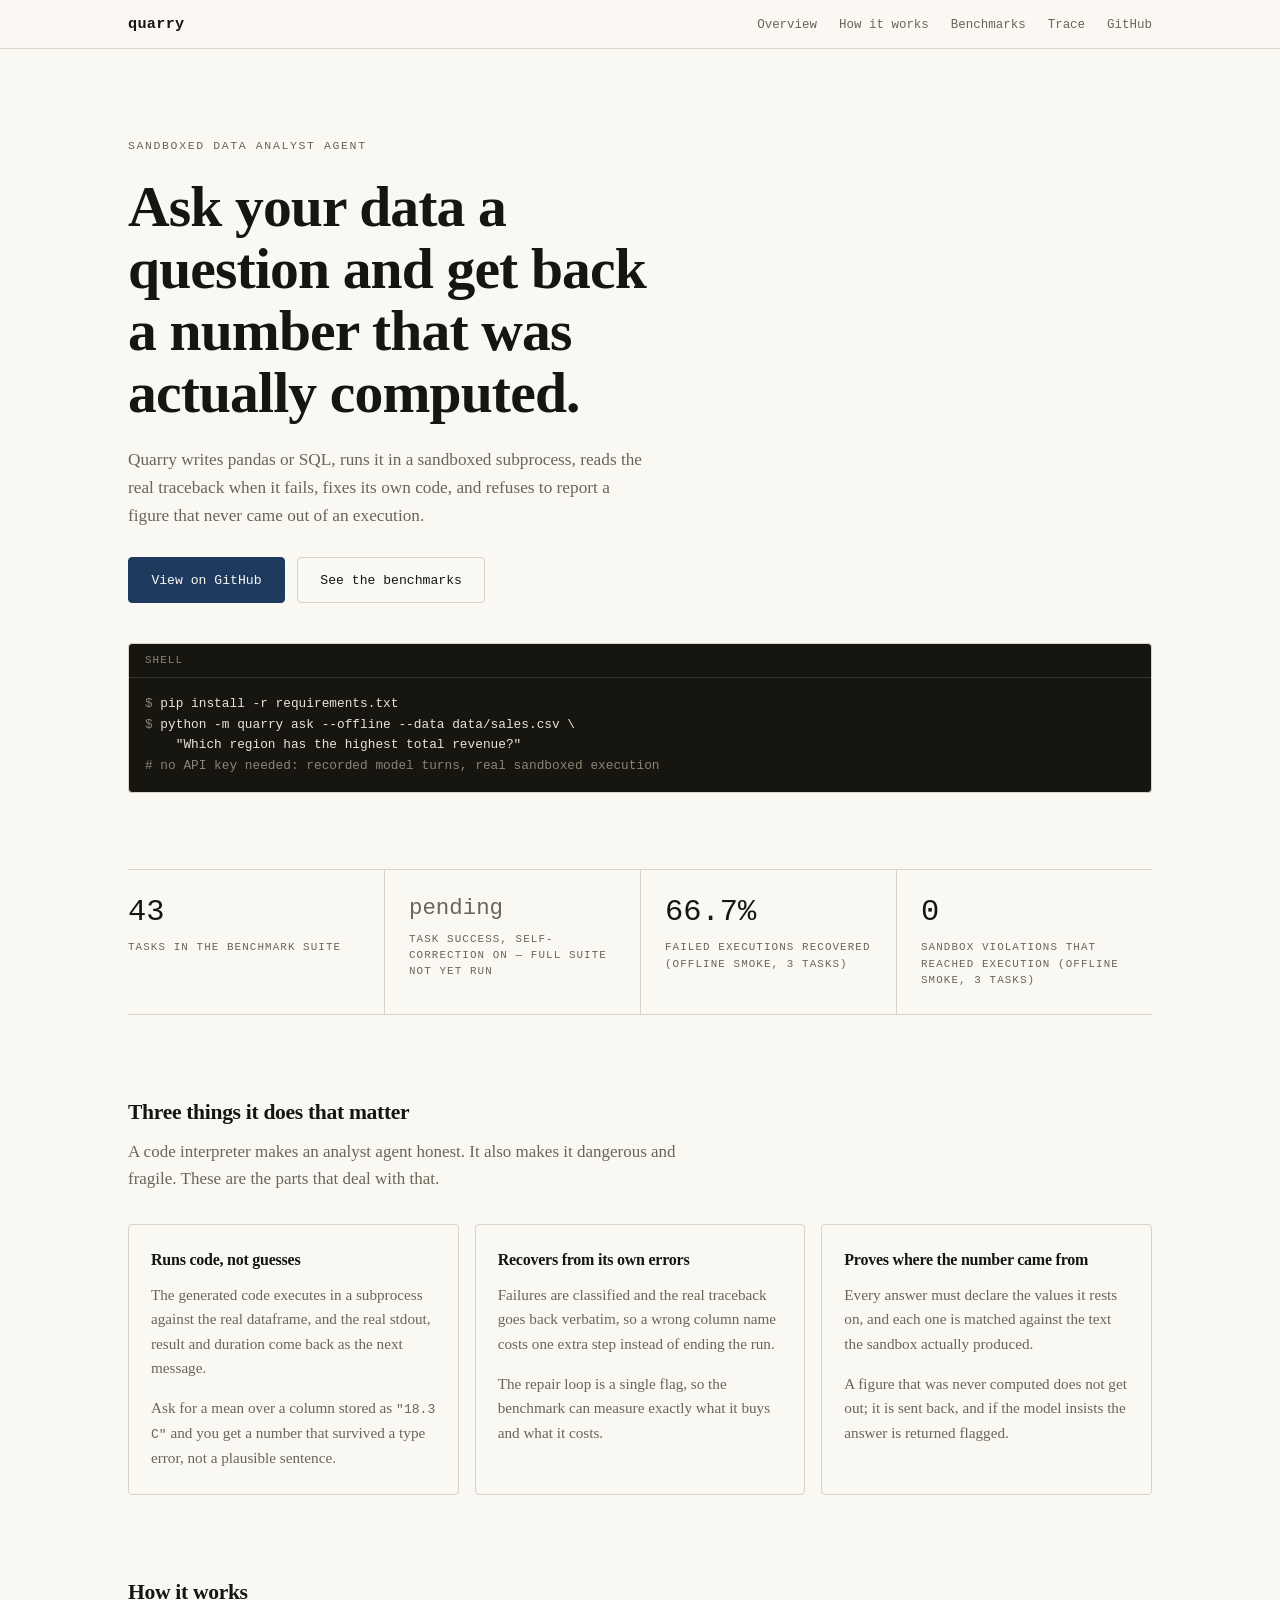
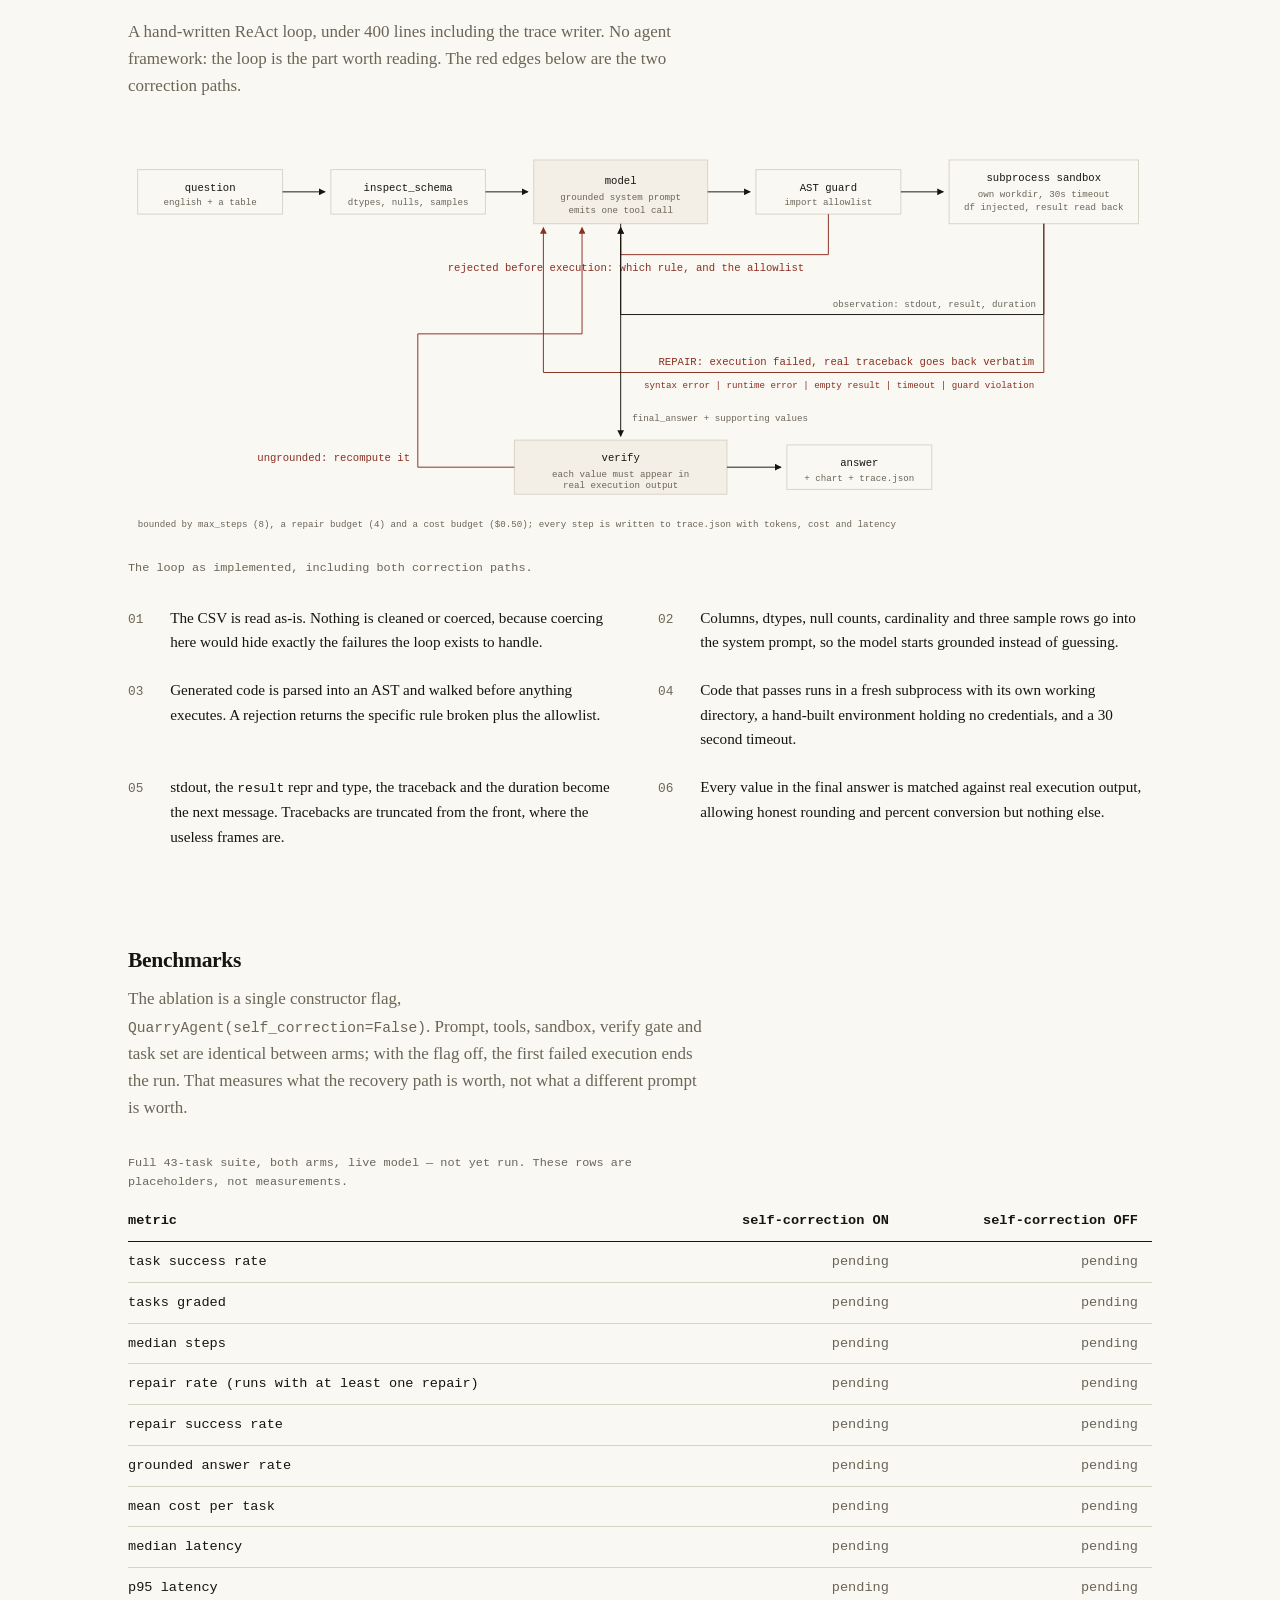
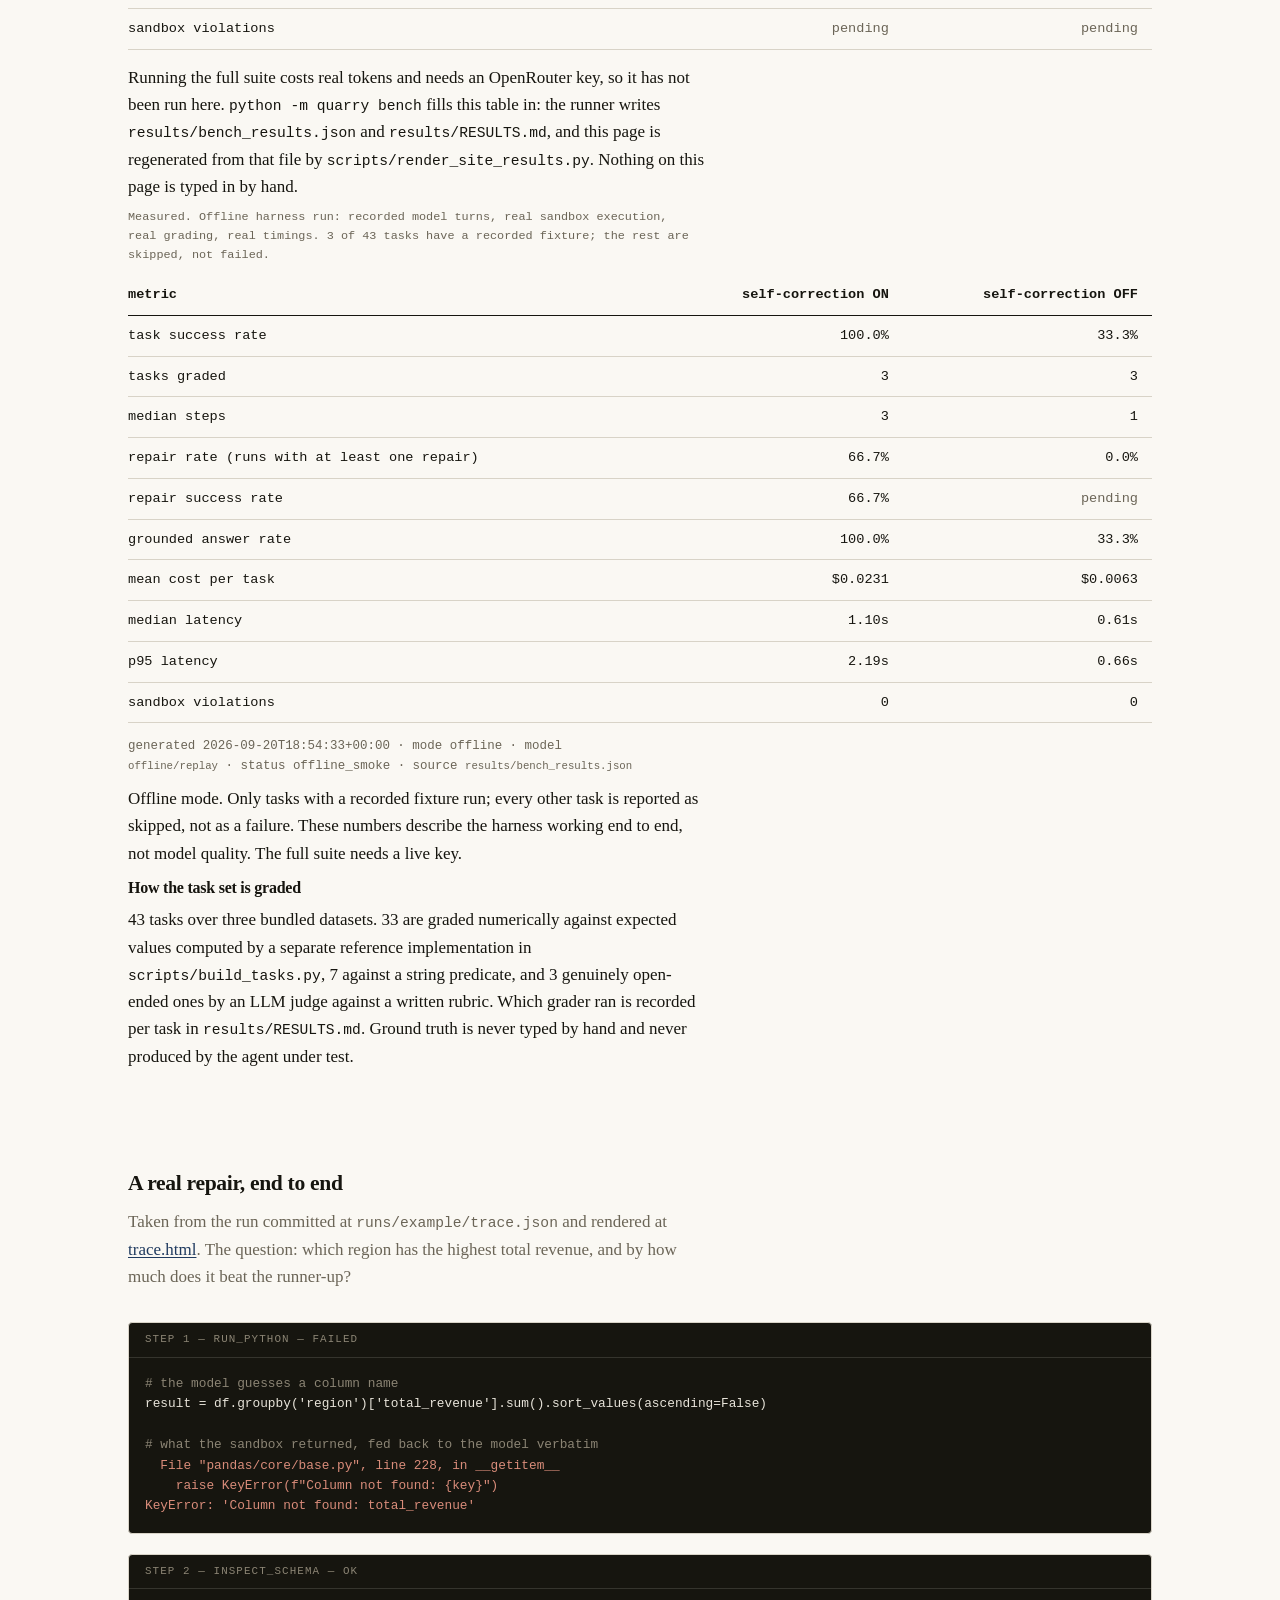
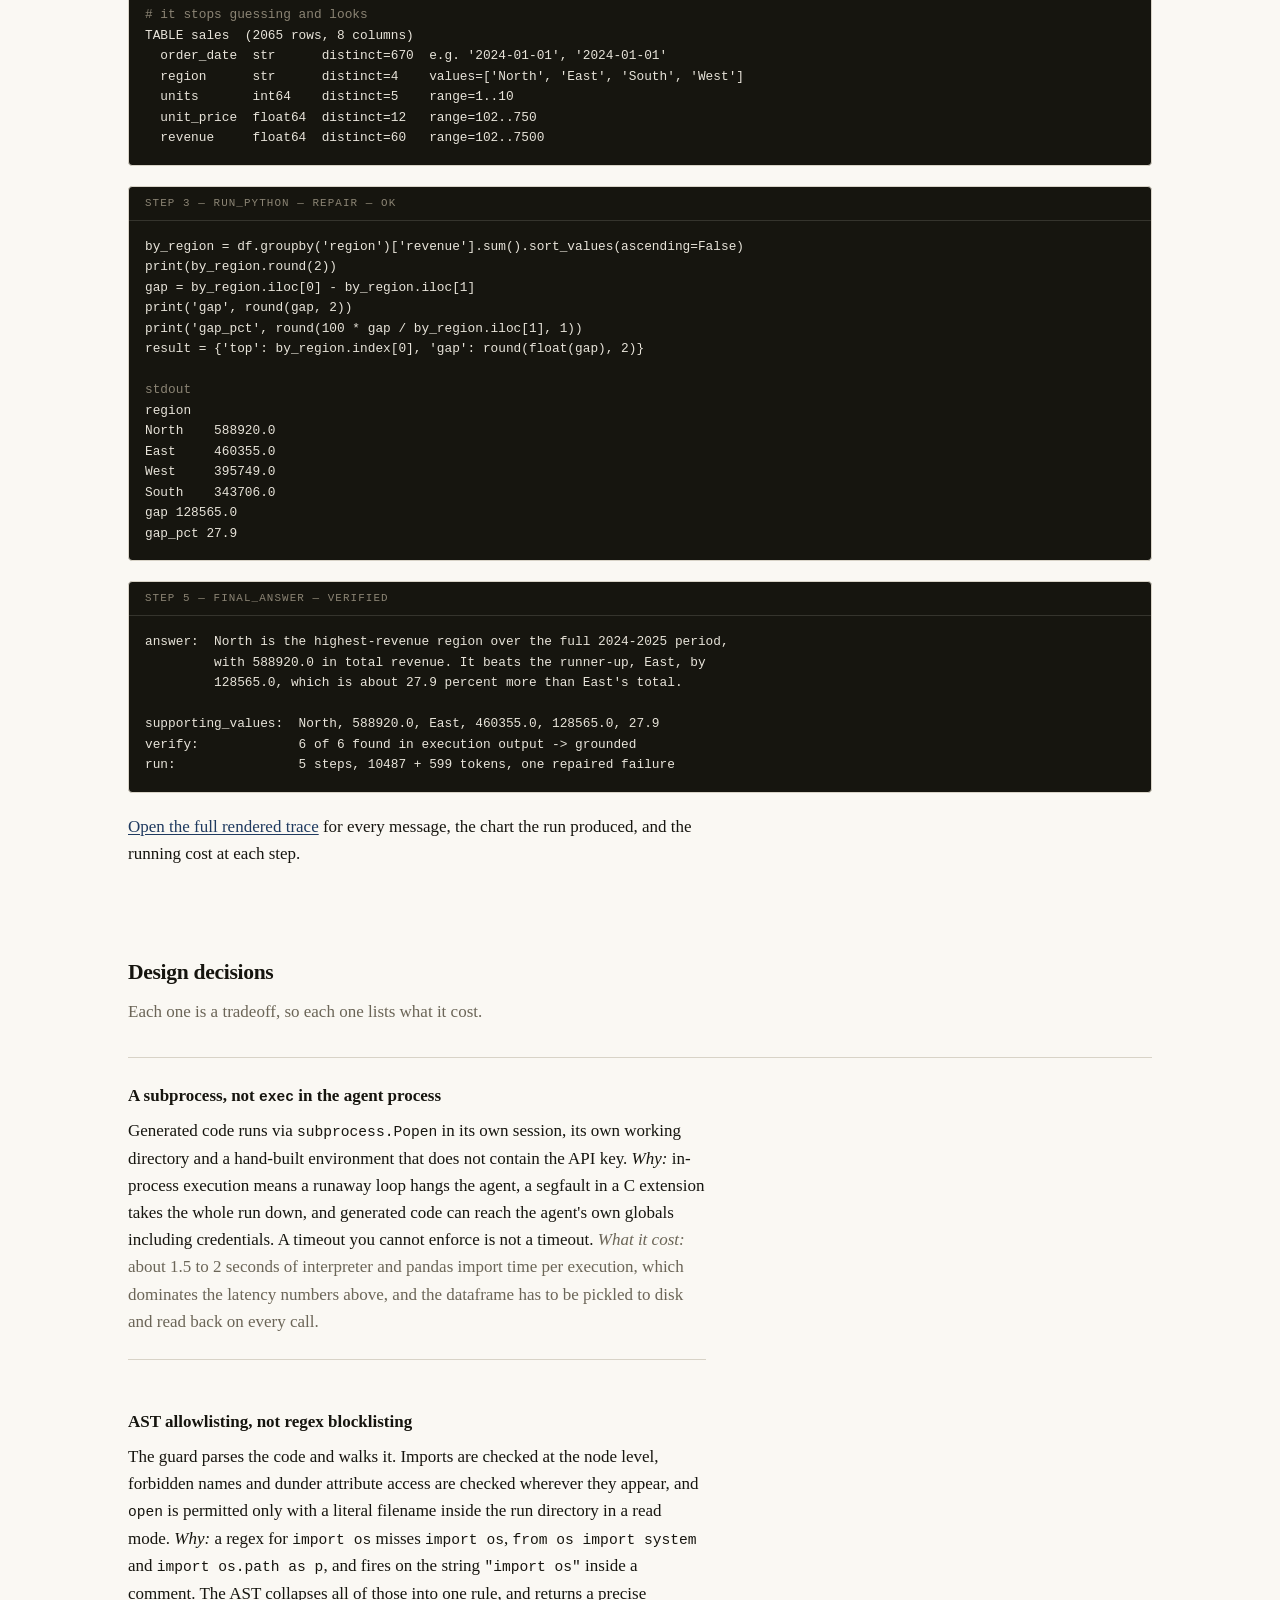
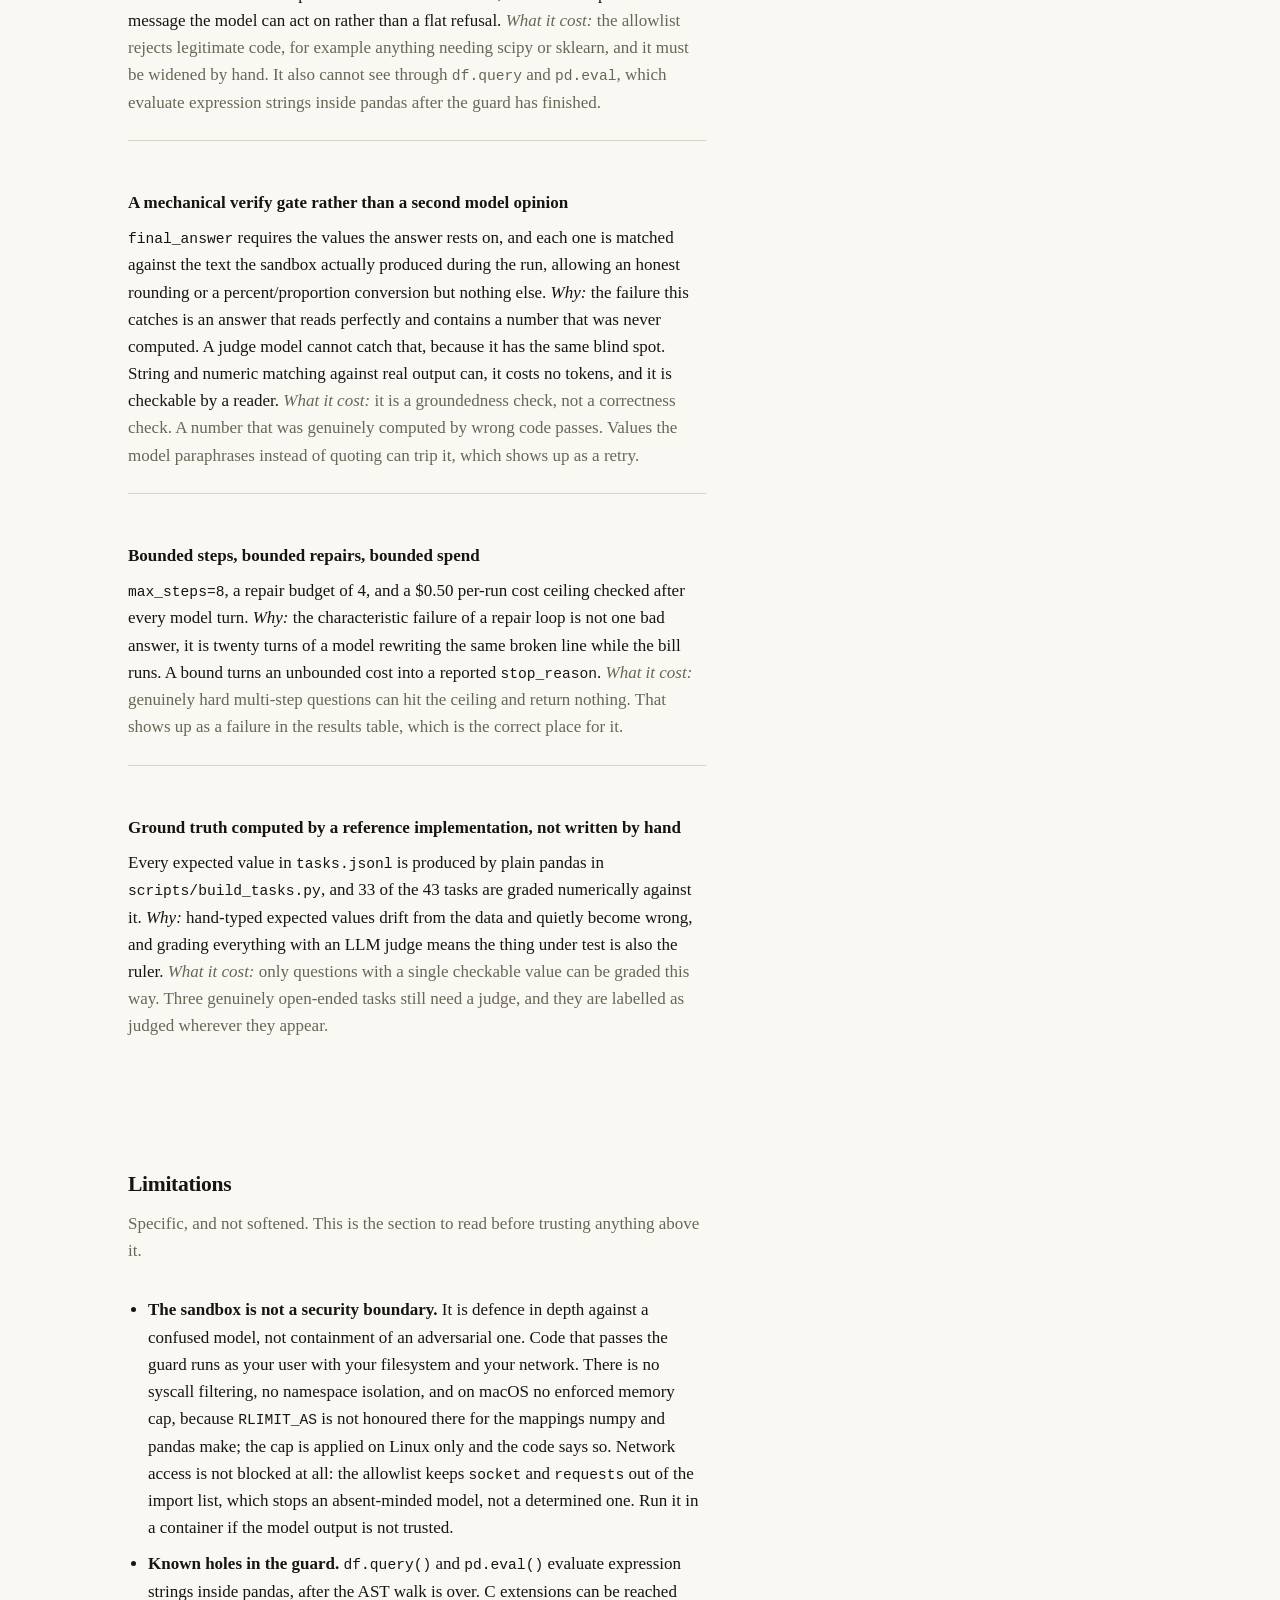
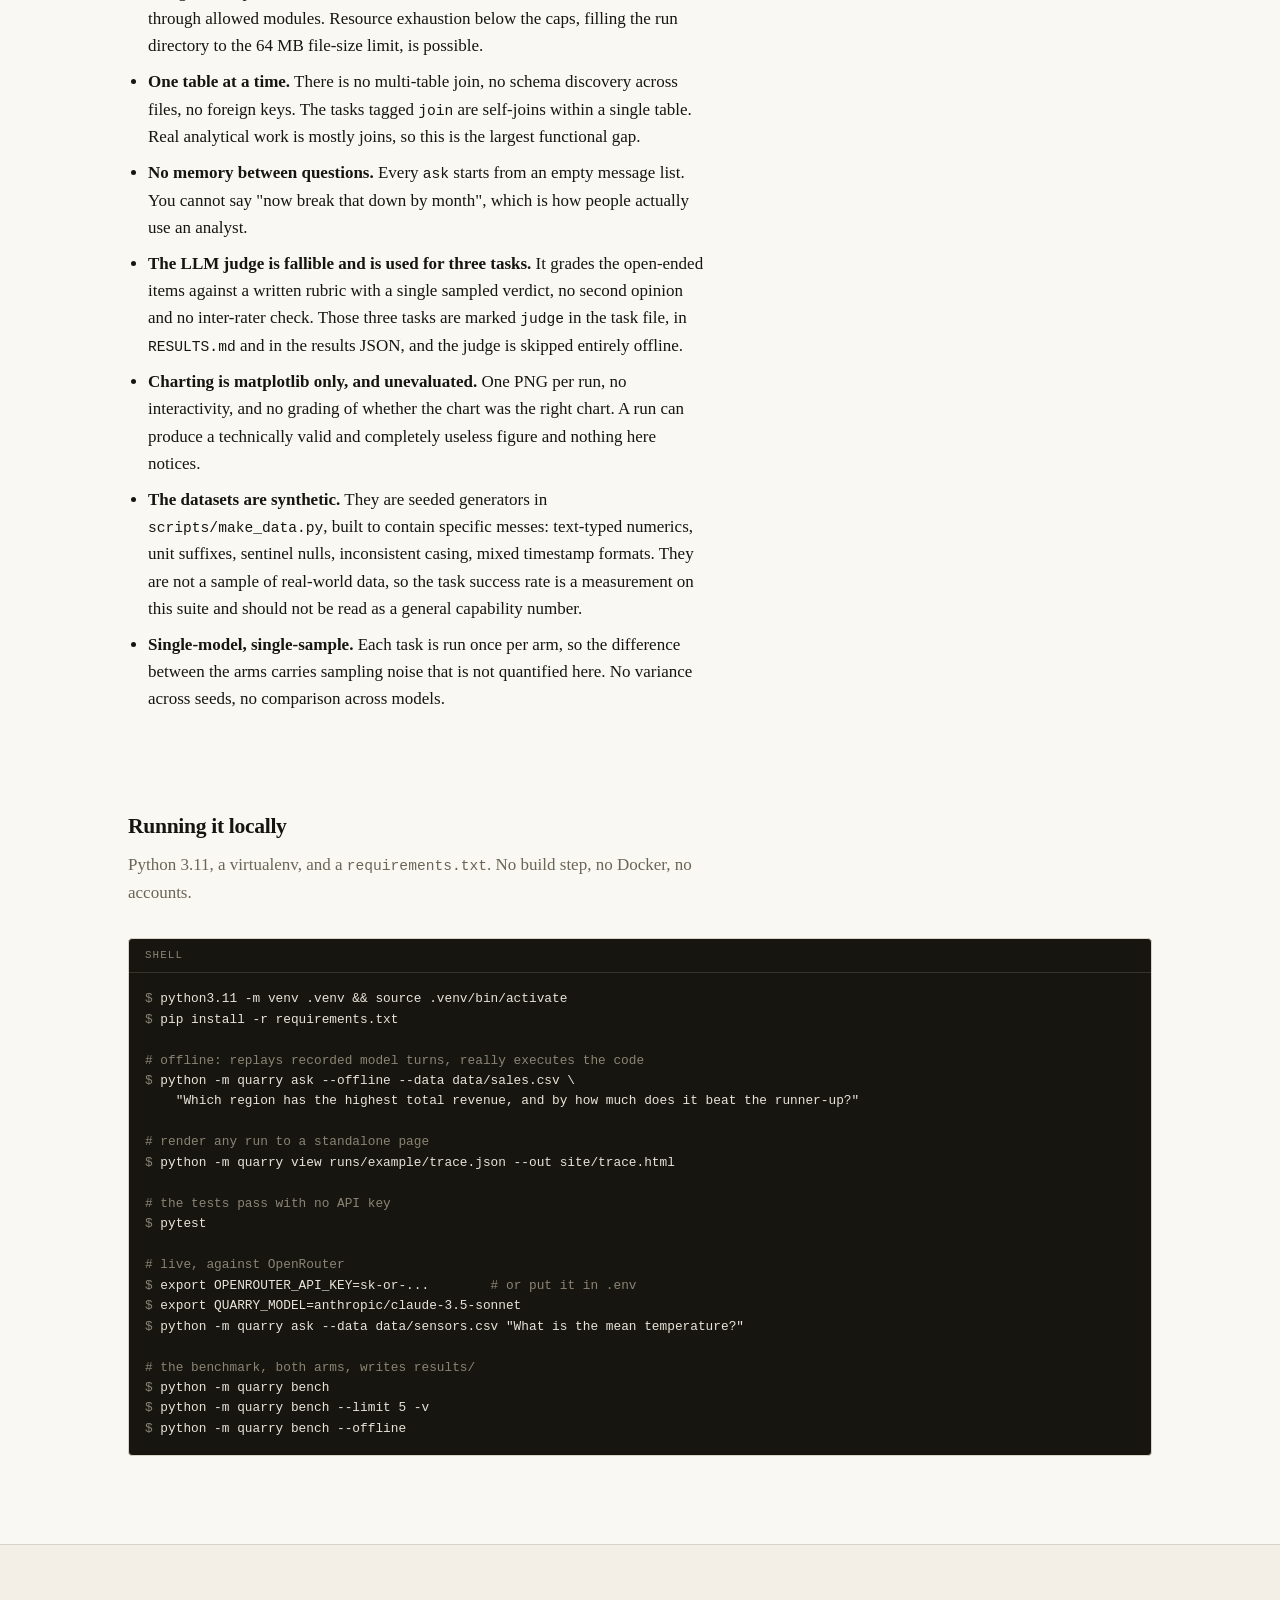
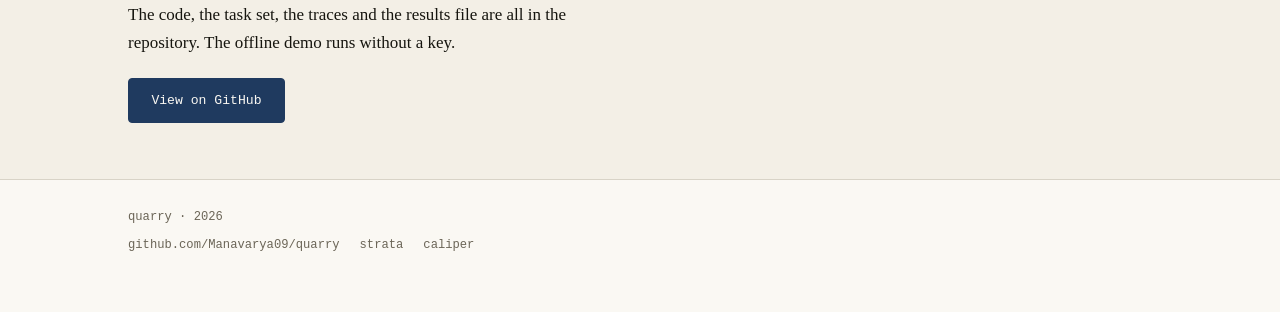
<file: site/index.html>
<!doctype html>
<html lang="en">
<head>
<meta charset="utf-8">
<meta name="viewport" content="width=device-width, initial-scale=1">
<title>Quarry — ask your data a question and get an answer that was actually computed</title>
<meta name="description" content="Quarry answers questions about a table by writing code, executing it in a sandboxed subprocess, reading its own errors and correcting itself. Every run emits a replayable trace with tokens, cost and latency per step.">
<link rel="stylesheet" href="style.css">
</head>
<body>

<nav class="nav">
  <div class="nav-inner">
    <a class="wordmark" href="#top">quarry</a>
    <div class="nav-links">
      <a href="#overview">Overview</a>
      <a href="#how">How it works</a>
      <a href="#benchmarks">Benchmarks</a>
      <a href="trace.html">Trace</a>
      <a href="https://github.com/Manavarya09/quarry">GitHub</a>
    </div>
  </div>
</nav>

<div class="wrap" id="top">

<header class="hero">
  <p class="eyebrow">Sandboxed data analyst agent</p>
  <h1>Ask your data a question and get back a number that was actually computed.</h1>
  <p class="sub">Quarry writes pandas or SQL, runs it in a sandboxed subprocess, reads the real
  traceback when it fails, fixes its own code, and refuses to report a figure that never came
  out of an execution.</p>
  <div class="cta-row">
    <a class="btn btn-primary" href="https://github.com/Manavarya09/quarry">View on GitHub</a>
    <a class="btn btn-secondary" href="#benchmarks">See the benchmarks</a>
  </div>

  <div class="term">
    <div class="term-bar">shell</div>
<pre><span class="p">$</span> pip install -r requirements.txt
<span class="p">$</span> python -m quarry ask --offline --data data/sales.csv \
    "Which region has the highest total revenue?"
<span class="c"># no API key needed: recorded model turns, real sandboxed execution</span></pre>
  </div>
</header>

<!-- METRICS:BEGIN generated by scripts/render_site_results.py from results/bench_results.json -->
  <div class="metrics">
  <div class="metric"><div class="metric-value">43</div><span class="metric-label">tasks in the benchmark suite</span></div>
  <div class="metric"><div class="metric-value pending"><span class="pending">pending</span></div><span class="metric-label">task success, self-correction on &mdash; full suite not yet run</span></div>
  <div class="metric"><div class="metric-value">66.7%</div><span class="metric-label">failed executions recovered (offline smoke, 3 tasks)</span></div>
  <div class="metric"><div class="metric-value">0</div><span class="metric-label">sandbox violations that reached execution (offline smoke, 3 tasks)</span></div>
  </div>
  <!-- METRICS:END -->

<section id="overview">
  <div class="section-head">
    <h2>Three things it does that matter</h2>
    <p>A code interpreter makes an analyst agent honest. It also makes it dangerous and
    fragile. These are the parts that deal with that.</p>
  </div>
  <div class="cards">
    <div class="card">
      <h3>Runs code, not guesses</h3>
      <p>The generated code executes in a subprocess against the real dataframe, and the real
      stdout, result and duration come back as the next message.</p>
      <p>Ask for a mean over a column stored as <code>"18.3 C"</code> and you get a number that
      survived a type error, not a plausible sentence.</p>
    </div>
    <div class="card">
      <h3>Recovers from its own errors</h3>
      <p>Failures are classified and the real traceback goes back verbatim, so a wrong column
      name costs one extra step instead of ending the run.</p>
      <p>The repair loop is a single flag, so the benchmark can measure exactly what it buys
      and what it costs.</p>
    </div>
    <div class="card">
      <h3>Proves where the number came from</h3>
      <p>Every answer must declare the values it rests on, and each one is matched against the
      text the sandbox actually produced.</p>
      <p>A figure that was never computed does not get out; it is sent back, and if the model
      insists the answer is returned flagged.</p>
    </div>
  </div>
</section>

<section id="how">
  <div class="section-head">
    <h2>How it works</h2>
    <p>A hand-written ReAct loop, under 400 lines including the trace writer. No agent
    framework: the loop is the part worth reading. The red edges below are the two correction
    paths.</p>
  </div>

  <figure>
    <svg class="diagram" viewBox="0 0 1060 430" role="img"
         aria-label="Architecture: question to schema inspection to model, tool call through the AST guard into the subprocess sandbox, observation back to the model, a repair edge from failed execution back to the model, then a verify gate before the final answer.">
      <defs>
        <marker id="ar" viewBox="0 0 10 10" refX="9" refY="5" markerWidth="7" markerHeight="7" orient="auto">
          <polygon points="0,0 10,5 0,10"></polygon>
        </marker>
        <marker id="arr" viewBox="0 0 10 10" refX="9" refY="5" markerWidth="7" markerHeight="7" orient="auto">
          <polygon points="0,0 10,5 0,10" style="fill:#8a2f22"></polygon>
        </marker>
      </defs>

      <rect x="10" y="40" width="150" height="46"></rect>
      <text x="85" y="62" text-anchor="middle">question</text>
      <text x="85" y="77" text-anchor="middle" class="small">english + a table</text>

      <line x1="160" y1="63" x2="204" y2="63" marker-end="url(#ar)"></line>

      <rect x="210" y="40" width="160" height="46"></rect>
      <text x="290" y="62" text-anchor="middle">inspect_schema</text>
      <text x="290" y="77" text-anchor="middle" class="small">dtypes, nulls, samples</text>

      <line x1="370" y1="63" x2="414" y2="63" marker-end="url(#ar)"></line>

      <rect x="420" y="30" width="180" height="66" class="panel"></rect>
      <text x="510" y="55" text-anchor="middle">model</text>
      <text x="510" y="71" text-anchor="middle" class="small">grounded system prompt</text>
      <text x="510" y="85" text-anchor="middle" class="small">emits one tool call</text>

      <line x1="600" y1="63" x2="644" y2="63" marker-end="url(#ar)"></line>

      <rect x="650" y="40" width="150" height="46"></rect>
      <text x="725" y="62" text-anchor="middle">AST guard</text>
      <text x="725" y="77" text-anchor="middle" class="small">import allowlist</text>

      <line x1="800" y1="63" x2="844" y2="63" marker-end="url(#ar)"></line>

      <rect x="850" y="30" width="196" height="66"></rect>
      <text x="948" y="52" text-anchor="middle">subprocess sandbox</text>
      <text x="948" y="68" text-anchor="middle" class="small">own workdir, 30s timeout</text>
      <text x="948" y="82" text-anchor="middle" class="small">df injected, result read back</text>

      <g class="repair">
        <path d="M725 86 L725 128 L510 128 L510 100" marker-end="url(#arr)"></path>
        <text x="700" y="145" text-anchor="end">rejected before execution: which rule, and the allowlist</text>
      </g>

      <path d="M948 96 L948 190 L510 190 L510 100" marker-end="url(#ar)"></path>
      <text x="940" y="182" text-anchor="end" class="small">observation: stdout, result, duration</text>

      <g class="repair">
        <path d="M948 96 L948 250 L430 250 L430 100" marker-end="url(#arr)"></path>
        <text x="938" y="242" text-anchor="end">REPAIR: execution failed, real traceback goes back verbatim</text>
        <text x="938" y="266" text-anchor="end" class="small">syntax error | runtime error | empty result | timeout | guard violation</text>
      </g>

      <line x1="510" y1="96" x2="510" y2="316" marker-end="url(#ar)"></line>
      <text x="522" y="300" class="small">final_answer + supporting values</text>

      <rect x="400" y="320" width="220" height="56" class="panel"></rect>
      <text x="510" y="342" text-anchor="middle">verify</text>
      <text x="510" y="358" text-anchor="middle" class="small">each value must appear in</text>
      <text x="510" y="370" text-anchor="middle" class="small">real execution output</text>

      <line x1="620" y1="348" x2="676" y2="348" marker-end="url(#ar)"></line>
      <rect x="682" y="325" width="150" height="46"></rect>
      <text x="757" y="347" text-anchor="middle">answer</text>
      <text x="757" y="362" text-anchor="middle" class="small">+ chart + trace.json</text>

      <g class="repair">
        <path d="M400 348 L300 348 L300 210 L470 210 L470 100" marker-end="url(#arr)"></path>
        <text x="292" y="342" text-anchor="end">ungrounded: recompute it</text>
      </g>

      <text x="10" y="410" class="small">bounded by max_steps (8), a repair budget (4) and a cost budget ($0.50); every step is written to trace.json with tokens, cost and latency</text>
    </svg>
    <figcaption>The loop as implemented, including both correction paths.</figcaption>
  </figure>

  <div class="steps">
    <div class="step"><span class="step-num">01</span>
      <p>The CSV is read as-is. Nothing is cleaned or coerced, because coercing here would hide
      exactly the failures the loop exists to handle.</p></div>
    <div class="step"><span class="step-num">02</span>
      <p>Columns, dtypes, null counts, cardinality and three sample rows go into the system
      prompt, so the model starts grounded instead of guessing.</p></div>
    <div class="step"><span class="step-num">03</span>
      <p>Generated code is parsed into an AST and walked before anything executes. A rejection
      returns the specific rule broken plus the allowlist.</p></div>
    <div class="step"><span class="step-num">04</span>
      <p>Code that passes runs in a fresh subprocess with its own working directory, a
      hand-built environment holding no credentials, and a 30 second timeout.</p></div>
    <div class="step"><span class="step-num">05</span>
      <p>stdout, the <code>result</code> repr and type, the traceback and the duration become
      the next message. Tracebacks are truncated from the front, where the useless frames are.</p></div>
    <div class="step"><span class="step-num">06</span>
      <p>Every value in the final answer is matched against real execution output, allowing
      honest rounding and percent conversion but nothing else.</p></div>
  </div>
</section>

<section id="benchmarks">
  <div class="section-head">
    <h2>Benchmarks</h2>
    <p>The ablation is a single constructor flag, <code>QuarryAgent(self_correction=False)</code>.
    Prompt, tools, sandbox, verify gate and task set are identical between arms; with the flag
    off, the first failed execution ends the run. That measures what the recovery path is worth,
    not what a different prompt is worth.</p>
  </div>

  <!-- RESULTS:BEGIN generated by scripts/render_site_results.py from results/bench_results.json -->
  <table><caption>Full 43-task suite, both arms, live model &mdash; not yet run. These rows are placeholders, not measurements.</caption><thead><tr><th>metric</th><th class="n">self-correction ON</th><th class="n">self-correction OFF</th></tr></thead><tbody>
  <tr><td>task success rate</td><td class="n"><span class="pending">pending</span></td><td class="n"><span class="pending">pending</span></td></tr>
  <tr><td>tasks graded</td><td class="n"><span class="pending">pending</span></td><td class="n"><span class="pending">pending</span></td></tr>
  <tr><td>median steps</td><td class="n"><span class="pending">pending</span></td><td class="n"><span class="pending">pending</span></td></tr>
  <tr><td>repair rate (runs with at least one repair)</td><td class="n"><span class="pending">pending</span></td><td class="n"><span class="pending">pending</span></td></tr>
  <tr><td>repair success rate</td><td class="n"><span class="pending">pending</span></td><td class="n"><span class="pending">pending</span></td></tr>
  <tr><td>grounded answer rate</td><td class="n"><span class="pending">pending</span></td><td class="n"><span class="pending">pending</span></td></tr>
  <tr><td>mean cost per task</td><td class="n"><span class="pending">pending</span></td><td class="n"><span class="pending">pending</span></td></tr>
  <tr><td>median latency</td><td class="n"><span class="pending">pending</span></td><td class="n"><span class="pending">pending</span></td></tr>
  <tr><td>p95 latency</td><td class="n"><span class="pending">pending</span></td><td class="n"><span class="pending">pending</span></td></tr>
  <tr><td>sandbox violations</td><td class="n"><span class="pending">pending</span></td><td class="n"><span class="pending">pending</span></td></tr>
  </tbody></table>
  <p class="prose">Running the full suite costs real tokens and needs an OpenRouter key, so it has not been run here. <code>python -m quarry bench</code> fills this table in: the runner writes <code>results/bench_results.json</code> and <code>results/RESULTS.md</code>, and this page is regenerated from that file by <code>scripts/render_site_results.py</code>. Nothing on this page is typed in by hand.</p>
  <table><caption>Measured. Offline harness run: recorded model turns, real sandbox execution, real grading, real timings. 3 of 43 tasks have a recorded fixture; the rest are skipped, not failed.</caption><thead><tr><th>metric</th><th class="n">self-correction ON</th><th class="n">self-correction OFF</th></tr></thead><tbody>
  <tr><td>task success rate</td><td class="n">100.0%</td><td class="n">33.3%</td></tr>
  <tr><td>tasks graded</td><td class="n">3</td><td class="n">3</td></tr>
  <tr><td>median steps</td><td class="n">3</td><td class="n">1</td></tr>
  <tr><td>repair rate (runs with at least one repair)</td><td class="n">66.7%</td><td class="n">0.0%</td></tr>
  <tr><td>repair success rate</td><td class="n">66.7%</td><td class="n"><span class="pending">pending</span></td></tr>
  <tr><td>grounded answer rate</td><td class="n">100.0%</td><td class="n">33.3%</td></tr>
  <tr><td>mean cost per task</td><td class="n">$0.0231</td><td class="n">$0.0063</td></tr>
  <tr><td>median latency</td><td class="n">1.10s</td><td class="n">0.61s</td></tr>
  <tr><td>p95 latency</td><td class="n">2.19s</td><td class="n">0.66s</td></tr>
  <tr><td>sandbox violations</td><td class="n">0</td><td class="n">0</td></tr>
  </tbody></table>
  <p class="prose dim mono" style="font-size:0.78rem">generated 2026-09-20T18:54:33+00:00 &middot; mode offline &middot; model <code>offline/replay</code> &middot; status offline_smoke &middot; source <code>results/bench_results.json</code></p>
  <p class="prose">Offline mode. Only tasks with a recorded fixture run; every other task is reported as skipped, not as a failure. These numbers describe the harness working end to end, not model quality. The full suite needs a live key.</p>
  <!-- RESULTS:END -->

  <div class="prose">
    <h3>How the task set is graded</h3>
    <p>43 tasks over three bundled datasets. 33 are graded numerically against expected values
    computed by a separate reference implementation in <code>scripts/build_tasks.py</code>, 7
    against a string predicate, and 3 genuinely open-ended ones by an LLM judge against a written
    rubric. Which grader ran is recorded per task in <code>results/RESULTS.md</code>. Ground truth
    is never typed by hand and never produced by the agent under test.</p>
  </div>
</section>

<section id="example">
  <div class="section-head">
    <h2>A real repair, end to end</h2>
    <p>Taken from the run committed at <code>runs/example/trace.json</code> and rendered at
    <a href="trace.html">trace.html</a>. The question: which region has the highest total
    revenue, and by how much does it beat the runner-up?</p>
  </div>

  <div class="term">
    <div class="term-bar">step 1 &mdash; run_python &mdash; failed</div>
<pre><span class="c"># the model guesses a column name</span>
result = df.groupby('region')['total_revenue'].sum().sort_values(ascending=False)

<span class="c"># what the sandbox returned, fed back to the model verbatim</span>
<span class="bad">  File "pandas/core/base.py", line 228, in __getitem__
    raise KeyError(f"Column not found: {key}")
KeyError: 'Column not found: total_revenue'</span></pre>
  </div>

  <div class="term">
    <div class="term-bar">step 2 &mdash; inspect_schema &mdash; ok</div>
<pre><span class="c"># it stops guessing and looks</span>
TABLE sales  (2065 rows, 8 columns)
  order_date  str      distinct=670  e.g. '2024-01-01', '2024-01-01'
  region      str      distinct=4    values=['North', 'East', 'South', 'West']
  units       int64    distinct=5    range=1..10
  unit_price  float64  distinct=12   range=102..750
  revenue     float64  distinct=60   range=102..7500</pre>
  </div>

  <div class="term">
    <div class="term-bar">step 3 &mdash; run_python &mdash; repair &mdash; ok</div>
<pre>by_region = df.groupby('region')['revenue'].sum().sort_values(ascending=False)
print(by_region.round(2))
gap = by_region.iloc[0] - by_region.iloc[1]
print('gap', round(gap, 2))
print('gap_pct', round(100 * gap / by_region.iloc[1], 1))
result = {'top': by_region.index[0], 'gap': round(float(gap), 2)}

<span class="c">stdout</span>
region
North    588920.0
East     460355.0
West     395749.0
South    343706.0
gap 128565.0
gap_pct 27.9</pre>
  </div>

  <div class="term">
    <div class="term-bar">step 5 &mdash; final_answer &mdash; verified</div>
<pre>answer:  North is the highest-revenue region over the full 2024-2025 period,
         with 588920.0 in total revenue. It beats the runner-up, East, by
         128565.0, which is about 27.9 percent more than East's total.

supporting_values:  North, 588920.0, East, 460355.0, 128565.0, 27.9
verify:             6 of 6 found in execution output -> grounded
run:                5 steps, 10487 + 599 tokens, one repaired failure</pre>
  </div>

  <p class="prose"><a href="trace.html">Open the full rendered trace</a> for every message, the
  chart the run produced, and the running cost at each step.</p>
</section>

<section id="decisions">
  <div class="section-head">
    <h2>Design decisions</h2>
    <p>Each one is a tradeoff, so each one lists what it cost.</p>
  </div>
  <dl class="decisions">
    <dt>A subprocess, not <code>exec</code> in the agent process</dt>
    <dd>Generated code runs via <code>subprocess.Popen</code> in its own session, its own working
      directory and a hand-built environment that does not contain the API key.
      <em>Why:</em> in-process execution means a runaway loop hangs the agent, a segfault in a C
      extension takes the whole run down, and generated code can reach the agent's own globals
      including credentials. A timeout you cannot enforce is not a timeout.
      <span class="cost"><em>What it cost:</em> about 1.5 to 2 seconds of interpreter and pandas
      import time per execution, which dominates the latency numbers above, and the dataframe has
      to be pickled to disk and read back on every call.</span></dd>

    <dt>AST allowlisting, not regex blocklisting</dt>
    <dd>The guard parses the code and walks it. Imports are checked at the node level, forbidden
      names and dunder attribute access are checked wherever they appear, and <code>open</code> is
      permitted only with a literal filename inside the run directory in a read mode.
      <em>Why:</em> a regex for <code>import os</code> misses <code>import  os</code>,
      <code>from os import system</code> and <code>import os.path as p</code>, and fires on the
      string <code>"import os"</code> inside a comment. The AST collapses all of those into one
      rule, and returns a precise message the model can act on rather than a flat refusal.
      <span class="cost"><em>What it cost:</em> the allowlist rejects legitimate code, for example
      anything needing scipy or sklearn, and it must be widened by hand. It also cannot see through
      <code>df.query</code> and <code>pd.eval</code>, which evaluate expression strings inside
      pandas after the guard has finished.</span></dd>

    <dt>A mechanical verify gate rather than a second model opinion</dt>
    <dd><code>final_answer</code> requires the values the answer rests on, and each one is matched
      against the text the sandbox actually produced during the run, allowing an honest rounding
      or a percent/proportion conversion but nothing else.
      <em>Why:</em> the failure this catches is an answer that reads perfectly and contains a number
      that was never computed. A judge model cannot catch that, because it has the same blind spot.
      String and numeric matching against real output can, it costs no tokens, and it is checkable
      by a reader.
      <span class="cost"><em>What it cost:</em> it is a groundedness check, not a correctness check.
      A number that was genuinely computed by wrong code passes. Values the model paraphrases
      instead of quoting can trip it, which shows up as a retry.</span></dd>

    <dt>Bounded steps, bounded repairs, bounded spend</dt>
    <dd><code>max_steps=8</code>, a repair budget of 4, and a $0.50 per-run cost ceiling checked
      after every model turn.
      <em>Why:</em> the characteristic failure of a repair loop is not one bad answer, it is twenty
      turns of a model rewriting the same broken line while the bill runs. A bound turns an
      unbounded cost into a reported <code>stop_reason</code>.
      <span class="cost"><em>What it cost:</em> genuinely hard multi-step questions can hit the
      ceiling and return nothing. That shows up as a failure in the results table, which is the
      correct place for it.</span></dd>

    <dt>Ground truth computed by a reference implementation, not written by hand</dt>
    <dd>Every expected value in <code>tasks.jsonl</code> is produced by plain pandas in
      <code>scripts/build_tasks.py</code>, and 33 of the 43 tasks are graded numerically against it.
      <em>Why:</em> hand-typed expected values drift from the data and quietly become wrong, and
      grading everything with an LLM judge means the thing under test is also the ruler.
      <span class="cost"><em>What it cost:</em> only questions with a single checkable value can be
      graded this way. Three genuinely open-ended tasks still need a judge, and they are labelled
      as judged wherever they appear.</span></dd>
  </dl>
</section>

<section id="limitations">
  <div class="section-head">
    <h2>Limitations</h2>
    <p>Specific, and not softened. This is the section to read before trusting anything above it.</p>
  </div>
  <div class="prose">
    <ul>
      <li><strong>The sandbox is not a security boundary.</strong> It is defence in depth against a
        confused model, not containment of an adversarial one. Code that passes the guard runs as
        your user with your filesystem and your network. There is no syscall filtering, no
        namespace isolation, and on macOS no enforced memory cap, because <code>RLIMIT_AS</code>
        is not honoured there for the mappings numpy and pandas make; the cap is applied on Linux
        only and the code says so. Network access is not blocked at all: the allowlist keeps
        <code>socket</code> and <code>requests</code> out of the import list, which stops an
        absent-minded model, not a determined one. Run it in a container if the model output is
        not trusted.</li>
      <li><strong>Known holes in the guard.</strong> <code>df.query()</code> and
        <code>pd.eval()</code> evaluate expression strings inside pandas, after the AST walk is
        over. C extensions can be reached through allowed modules. Resource exhaustion below the
        caps, filling the run directory to the 64 MB file-size limit, is possible.</li>
      <li><strong>One table at a time.</strong> There is no multi-table join, no schema discovery
        across files, no foreign keys. The tasks tagged <code>join</code> are self-joins within a
        single table. Real analytical work is mostly joins, so this is the largest functional gap.</li>
      <li><strong>No memory between questions.</strong> Every <code>ask</code> starts from an empty
        message list. You cannot say "now break that down by month", which is how people actually
        use an analyst.</li>
      <li><strong>The LLM judge is fallible and is used for three tasks.</strong> It grades the
        open-ended items against a written rubric with a single sampled verdict, no second opinion
        and no inter-rater check. Those three tasks are marked <code>judge</code> in the task file,
        in <code>RESULTS.md</code> and in the results JSON, and the judge is skipped entirely
        offline.</li>
      <li><strong>Charting is matplotlib only, and unevaluated.</strong> One PNG per run, no
        interactivity, and no grading of whether the chart was the right chart. A run can produce
        a technically valid and completely useless figure and nothing here notices.</li>
      <li><strong>The datasets are synthetic.</strong> They are seeded generators in
        <code>scripts/make_data.py</code>, built to contain specific messes: text-typed numerics,
        unit suffixes, sentinel nulls, inconsistent casing, mixed timestamp formats. They are not
        a sample of real-world data, so the task success rate is a measurement on this suite and
        should not be read as a general capability number.</li>
      <li><strong>Single-model, single-sample.</strong> Each task is run once per arm, so the
        difference between the arms carries sampling noise that is not quantified here. No variance
        across seeds, no comparison across models.</li>
    </ul>
  </div>
</section>

<section id="run">
  <div class="section-head">
    <h2>Running it locally</h2>
    <p>Python 3.11, a virtualenv, and a <code>requirements.txt</code>. No build step, no Docker,
    no accounts.</p>
  </div>
  <div class="term">
    <div class="term-bar">shell</div>
<pre><span class="p">$</span> python3.11 -m venv .venv &amp;&amp; source .venv/bin/activate
<span class="p">$</span> pip install -r requirements.txt

<span class="c"># offline: replays recorded model turns, really executes the code</span>
<span class="p">$</span> python -m quarry ask --offline --data data/sales.csv \
    "Which region has the highest total revenue, and by how much does it beat the runner-up?"

<span class="c"># render any run to a standalone page</span>
<span class="p">$</span> python -m quarry view runs/example/trace.json --out site/trace.html

<span class="c"># the tests pass with no API key</span>
<span class="p">$</span> pytest

<span class="c"># live, against OpenRouter</span>
<span class="p">$</span> export OPENROUTER_API_KEY=sk-or-...        <span class="c"># or put it in .env</span>
<span class="p">$</span> export QUARRY_MODEL=anthropic/claude-3.5-sonnet
<span class="p">$</span> python -m quarry ask --data data/sensors.csv "What is the mean temperature?"

<span class="c"># the benchmark, both arms, writes results/</span>
<span class="p">$</span> python -m quarry bench
<span class="p">$</span> python -m quarry bench --limit 5 -v
<span class="p">$</span> python -m quarry bench --offline</pre>
  </div>
</section>

</div>

<div class="band">
  <div class="wrap">
    <p>The code, the task set, the traces and the results file are all in the repository. The
    offline demo runs without a key.</p>
    <a class="btn btn-primary" href="https://github.com/Manavarya09/quarry">View on GitHub</a>
  </div>
</div>

<div class="wrap">
  <footer>
    <div>quarry &middot; 2026</div>
    <div class="links">
      <a href="https://github.com/Manavarya09/quarry">github.com/Manavarya09/quarry</a>
      <a href="https://github.com/Manavarya09/strata">strata</a>
      <a href="https://github.com/Manavarya09/caliper">caliper</a>
    </div>
  </footer>
</div>

</body>
</html>
</file>
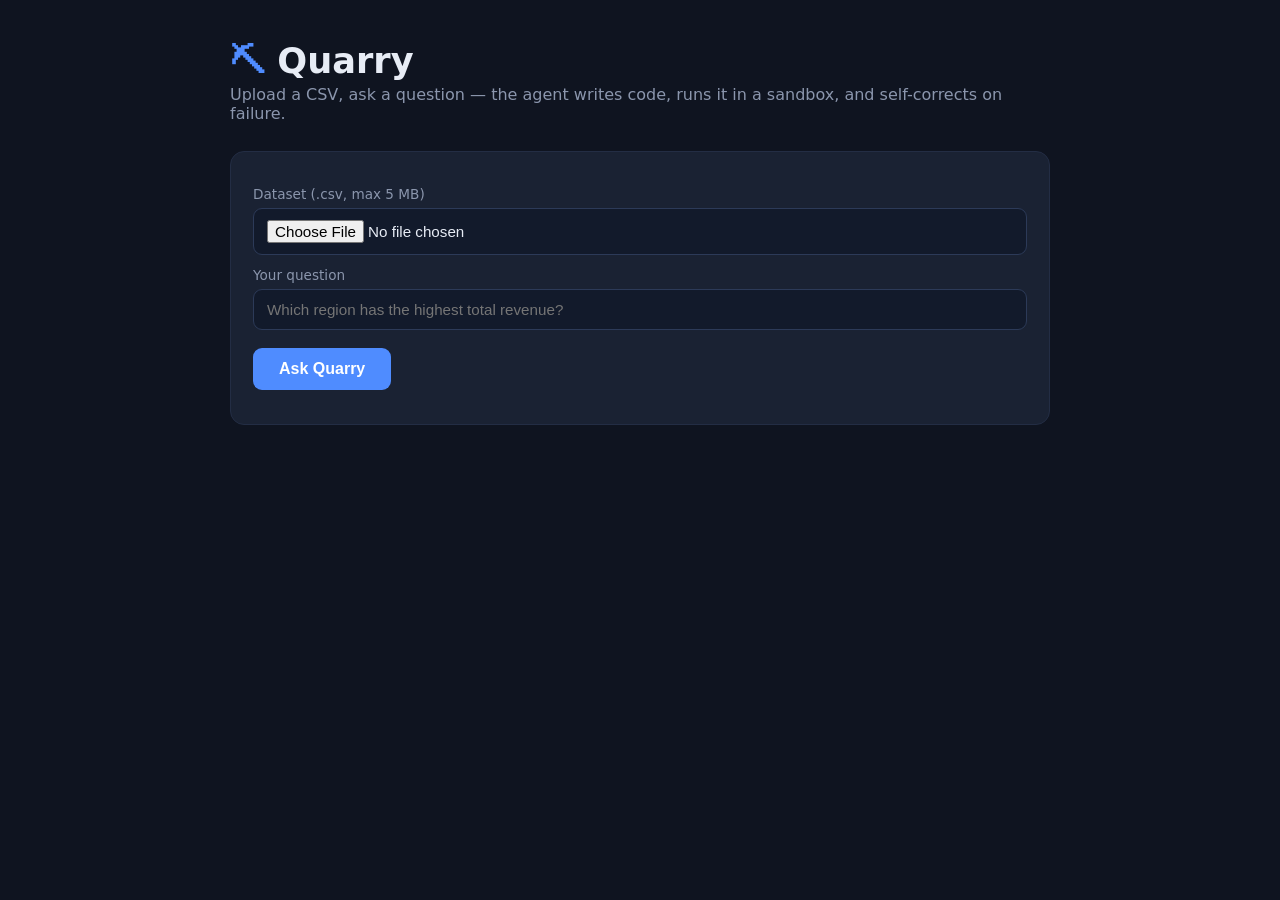
<file: static/index.html>
<!DOCTYPE html>
<html lang="en">
<head>
<meta charset="UTF-8" />
<meta name="viewport" content="width=device-width, initial-scale=1" />
<title>Quarry — Ask Your Data</title>
<style>
  :root {
    --bg: #0f1420; --card: #1a2233; --accent: #4f8cff; --ok: #37d67a;
    --bad: #ff5c5c; --text: #e7ecf5; --muted: #8b96ad;
  }
  * { box-sizing: border-box; }
  body {
    margin: 0; font-family: "Segoe UI", system-ui, sans-serif;
    background: var(--bg); color: var(--text); min-height: 100vh;
  }
  .wrap { max-width: 860px; margin: 0 auto; padding: 40px 20px; }
  h1 { font-size: 2.2rem; margin: 0 0 4px; }
  h1 span { color: var(--accent); }
  .sub { color: var(--muted); margin-bottom: 28px; }
  .card {
    background: var(--card); border: 1px solid #232d44; border-radius: 14px;
    padding: 22px; margin-bottom: 18px;
  }
  label { display: block; font-size: .85rem; color: var(--muted); margin: 12px 0 6px; }
  input[type="text"], input[type="file"] {
    width: 100%; padding: 11px 13px; border-radius: 9px; border: 1px solid #2c3a58;
    background: #121a2b; color: var(--text); font-size: .95rem;
  }
  button {
    margin-top: 18px; padding: 12px 26px; border: 0; border-radius: 9px;
    background: var(--accent); color: white; font-size: 1rem; font-weight: 600;
    cursor: pointer;
  }
  button:disabled { opacity: .55; cursor: wait; }
  .badge {
    display: inline-block; padding: 3px 11px; border-radius: 999px;
    font-size: .78rem; font-weight: 700;
  }
  .ok { background: rgba(55,214,122,.15); color: var(--ok); }
  .bad { background: rgba(255,92,92,.15); color: var(--bad); }
  .chips { display: flex; gap: 10px; flex-wrap: wrap; margin-top: 12px; }
  .chip {
    background: #121a2b; border: 1px solid #2c3a58; padding: 5px 12px;
    border-radius: 8px; font-size: .82rem; color: var(--muted);
  }
  .chip b { color: var(--text); }
  .answer { font-size: 1.15rem; line-height: 1.55; margin-top: 14px; }
  .step {
    border-left: 3px solid #2c3a58; padding: 8px 14px; margin: 10px 0;
    background: #121a2b; border-radius: 0 8px 8px 0;
  }
  .step.fail { border-left-color: var(--bad); }
  .step.ok { border-left-color: var(--ok); }
  .step-head { display: flex; justify-content: space-between; font-size: .85rem; }
  .step-head b { color: var(--accent); }
  pre {
    white-space: pre-wrap; word-break: break-word; font-size: .8rem;
    color: var(--muted); margin: 8px 0 0; max-height: 180px; overflow: auto;
  }
  img.chart { max-width: 100%; border-radius: 10px; margin-top: 12px; border: 1px solid #2c3a58; }
  .error { color: var(--bad); margin-top: 12px; white-space: pre-wrap; }
  .spin { display: none; color: var(--muted); margin-top: 12px; }
  details summary { cursor: pointer; color: var(--muted); font-size: .9rem; }
</style>
</head>
<body>
<div class="wrap">
  <h1><span>⛏</span> Quarry</h1>
  <div class="sub">Upload a CSV, ask a question — the agent writes code, runs it in a sandbox, and self-corrects on failure.</div>

  <div class="card">
    <form id="form">
      <label>Dataset (.csv, max 5 MB)</label>
      <input type="file" id="file" accept=".csv" required />
      <label>Your question</label>
      <input type="text" id="question" placeholder="Which region has the highest total revenue?" required />
      <button id="go" type="submit">Ask Quarry</button>
      <div class="spin" id="spin">⛏ Quarry is thinking… (runs the ReAct loop, may take ~30s)</div>
      <div class="error" id="error"></div>
    </form>
  </div>

  <div class="card" id="result" style="display:none">
    <span class="badge" id="badge"></span>
    <div class="answer" id="answer"></div>
    <div class="chips" id="chips"></div>
    <div id="charts"></div>
    <details style="margin-top:16px">
      <summary>Execution trace</summary>
      <div id="trace"></div>
    </details>
  </div>
</div>

<script>
const esc = s => String(s).replace(/[&<>"']/g,
  c => ({'&':'&amp;','<':'&lt;','>':'&gt;','"':'&quot;',"'":'&#39;'}[c]));

document.getElementById('form').addEventListener('submit', async (e) => {
  e.preventDefault();
  const btn = document.getElementById('go');
  const spin = document.getElementById('spin');
  const err = document.getElementById('error');
  const result = document.getElementById('result');
  err.textContent = '';
  result.style.display = 'none';
  btn.disabled = true; spin.style.display = 'block';

  try {
    const fd = new FormData();
    fd.append('file', document.getElementById('file').files[0]);
    fd.append('question', document.getElementById('question').value);

    const res = await fetch('/api/ask', { method: 'POST', body: fd });
    const data = await res.json();
    if (!res.ok) throw new Error(data.detail || res.statusText);

    render(data);
  } catch (ex) {
    err.textContent = ex.message;
  } finally {
    btn.disabled = false; spin.style.display = 'none';
  }
});

function render(d) {
  const badge = document.getElementById('badge');
  badge.className = 'badge ' + (d.grounded ? 'ok' : 'bad');
  badge.textContent = d.grounded ? '✓ GROUNDED (verify gate passed)' : '✗ NOT GROUNDED';

  document.getElementById('answer').textContent = d.answer;
  document.getElementById('chips').innerHTML = [
    ['Steps', d.steps],
    ['Repairs', `${d.repairs.recovered} recovered / ${d.repairs.attempts} failed`],
    ['Tokens', `${d.tokens.input} in / ${d.tokens.out ?? d.tokens.output} out`],
  ].map(([k, v]) => `<div class="chip">${k}: <b>${esc(v)}</b></div>`).join('');

  document.getElementById('charts').innerHTML = (d.charts || [])
    .map(c => `<img class="chart" src="data:image/png;base64,${c.data_base64}" alt="${esc(c.name)}"/>`)
    .join('');

  document.getElementById('trace').innerHTML = (d.trace || []).map(s => {
    const fails = /FAILED|VERIFY FAILED/.test(JSON.stringify(s));
    const cls = fails ? 'fail' : 'ok';
    const code = s.args && s.args.code ? s.args.code : JSON.stringify(s.args || {});
    const out = s.output ? '\n--- output ---\n' + s.output : '';
    return `<div class="step ${cls}">
      <div class="step-head"><b>step ${s.step}: ${esc(s.tool)}</b>
        <span>${s.latency_ms != null ? s.latency_ms + ' ms' : ''}</span></div>
      <pre>${esc(code + out)}</pre>
    </div>`;
  }).join('');

  document.getElementById('result').style.display = 'block';
}
</script>
</body>
</html>
</file>
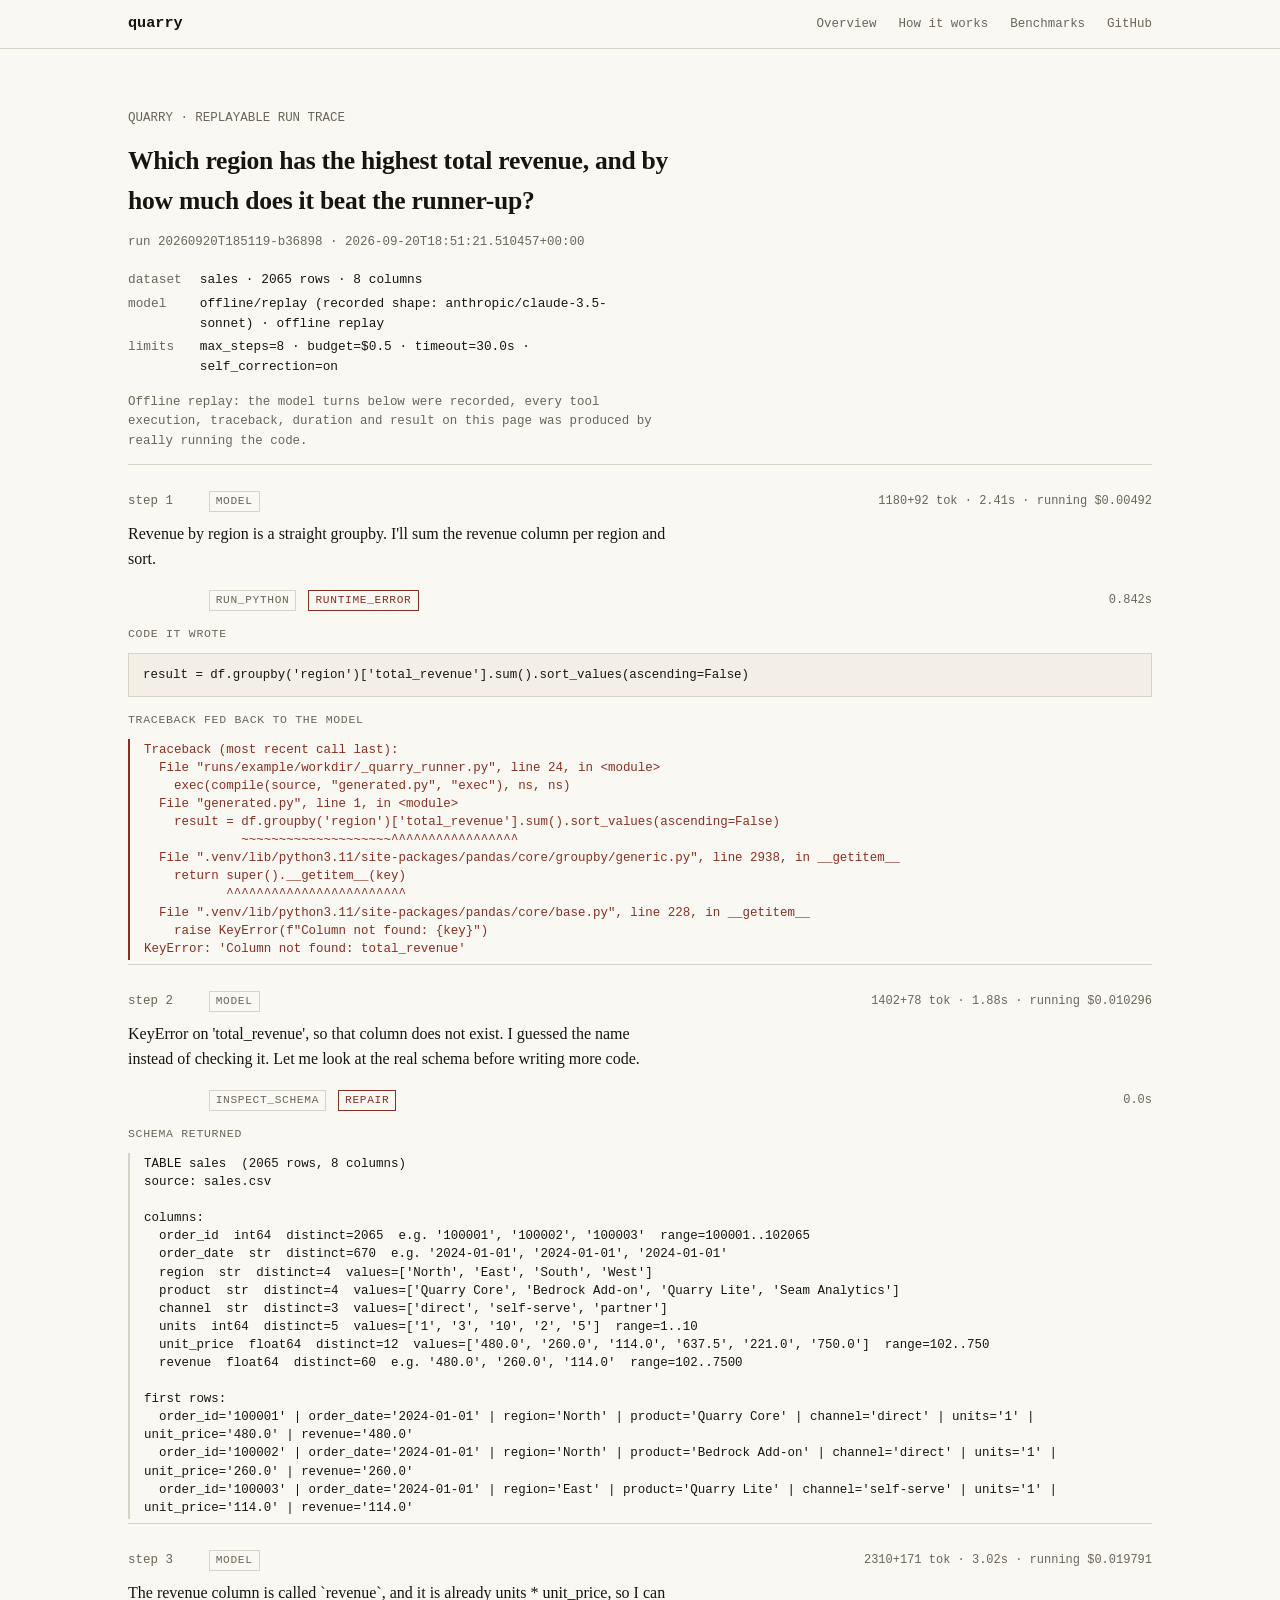
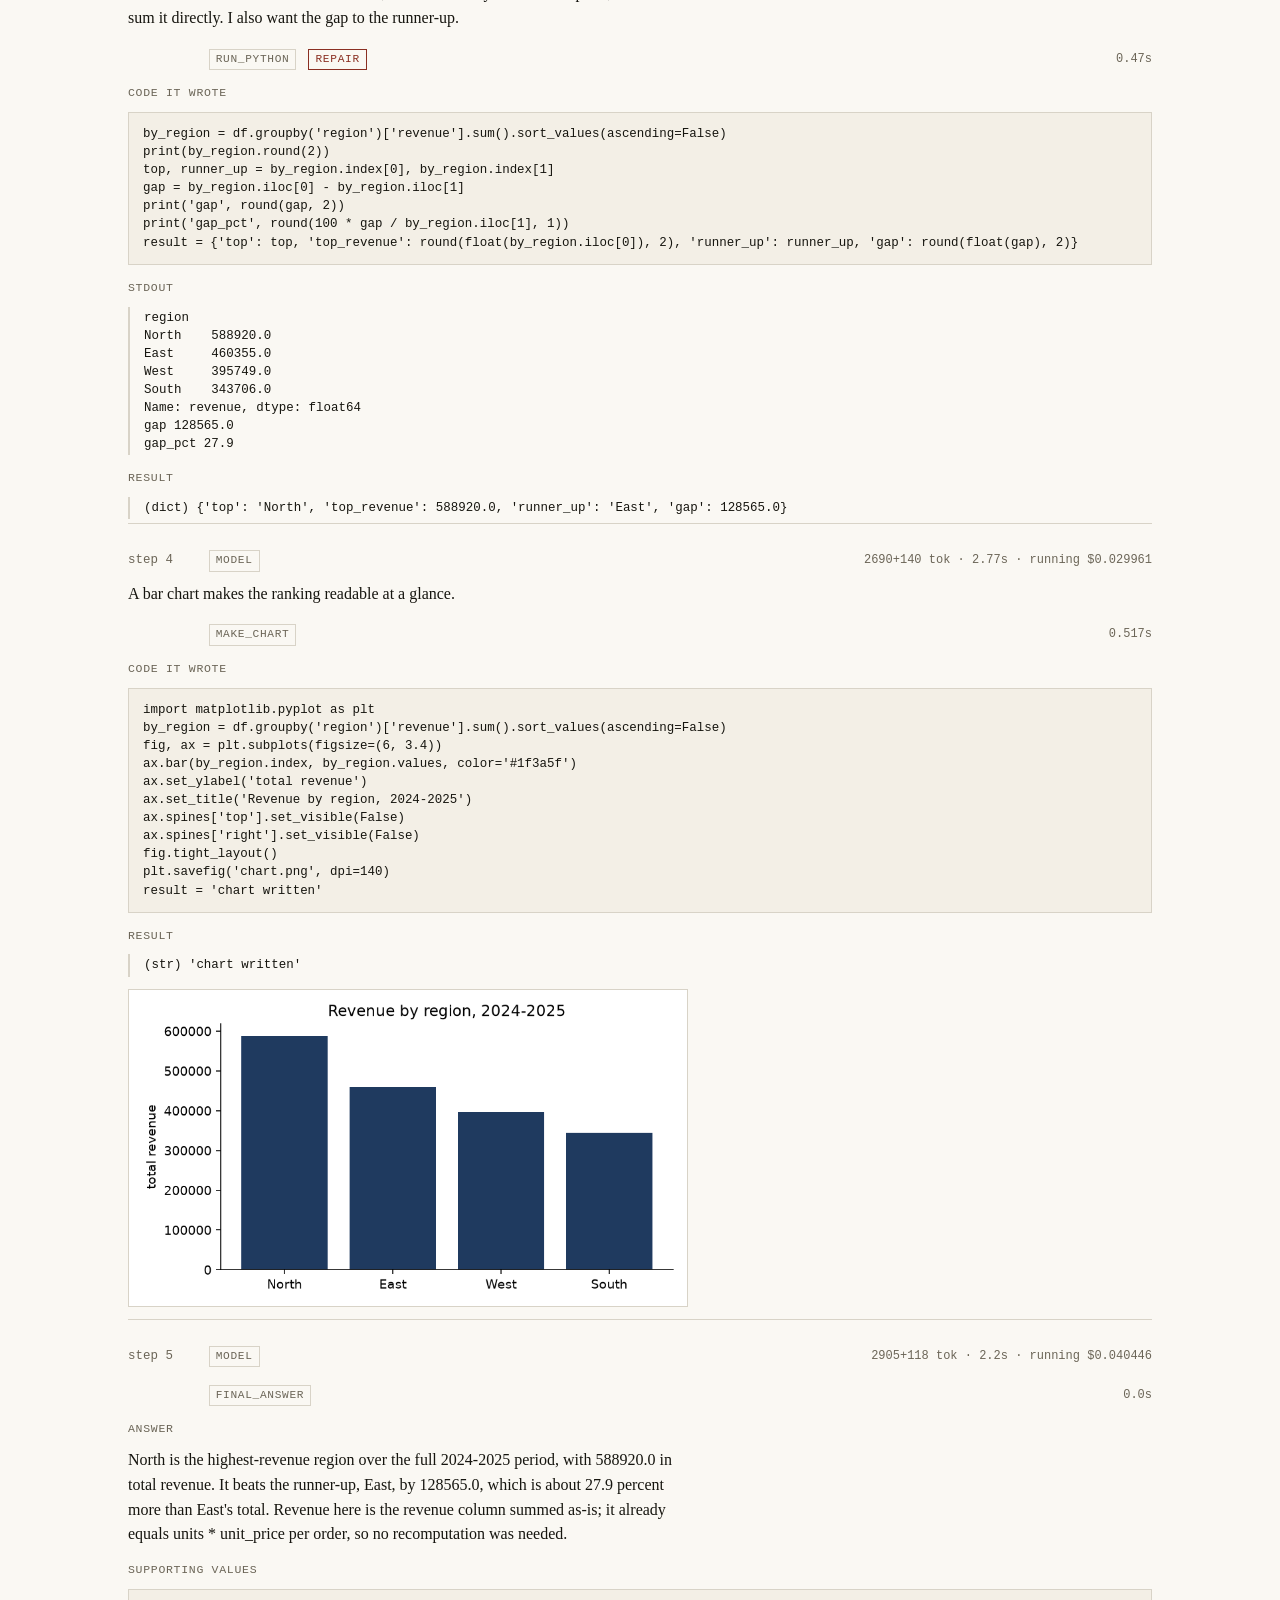
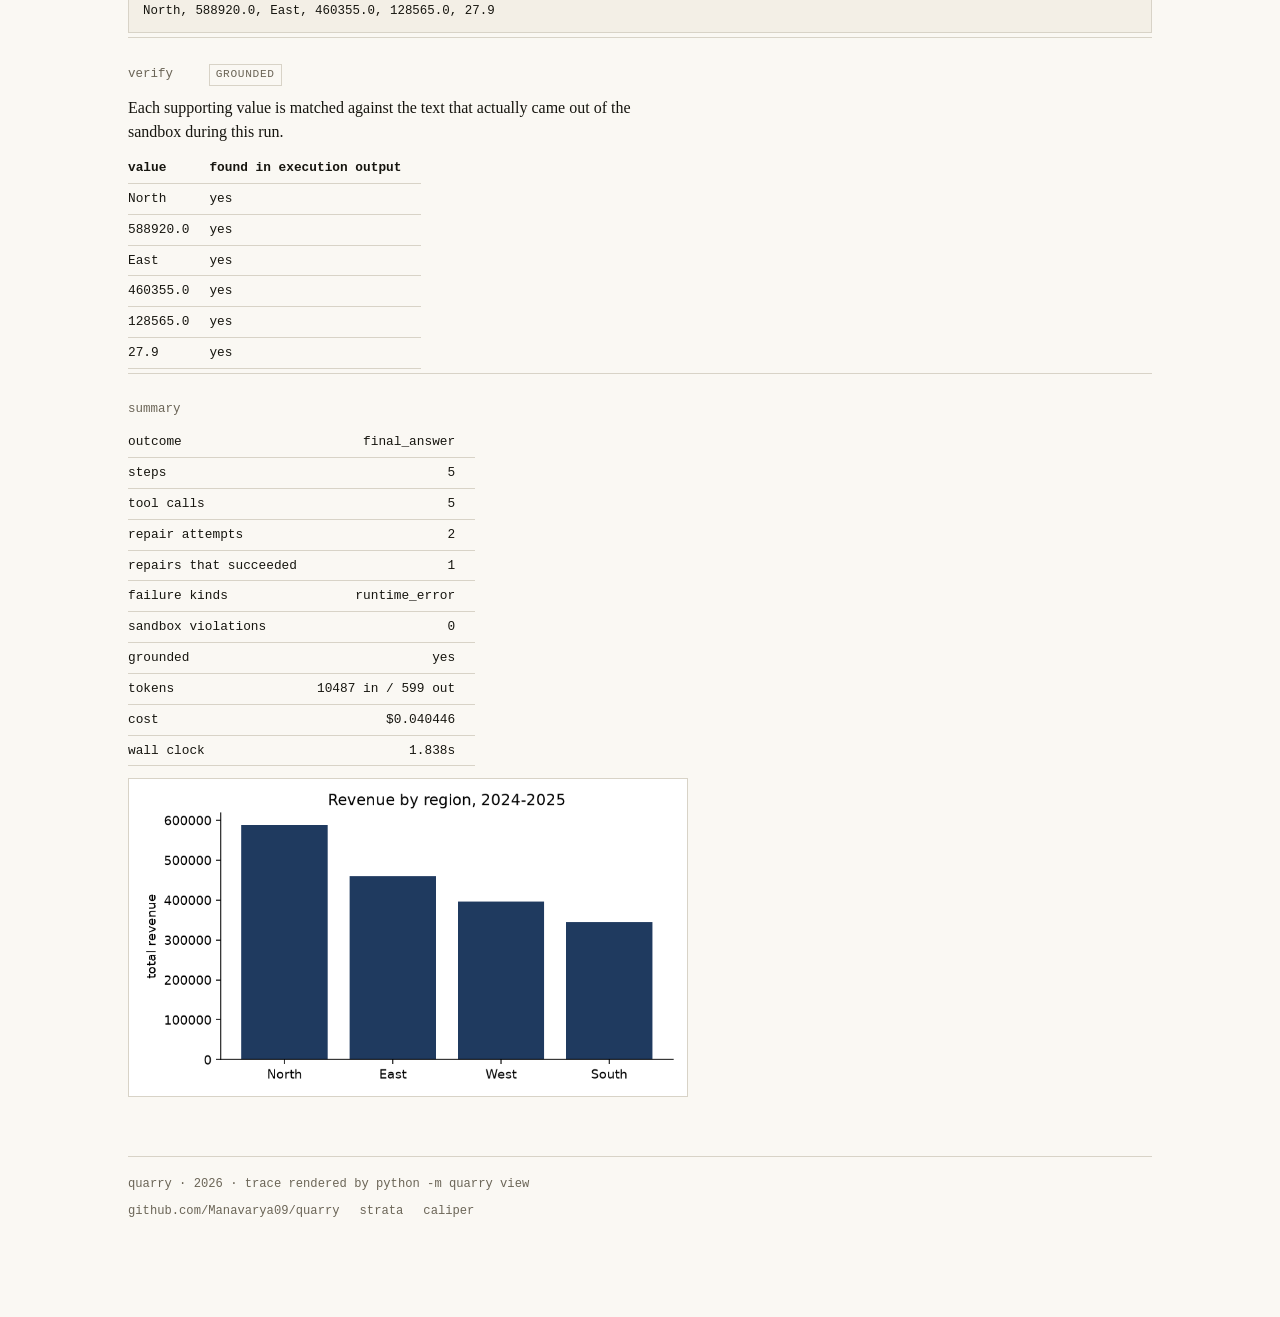
<file: site/trace.html>
<!doctype html><html lang="en"><head><meta charset="utf-8">
<meta name="viewport" content="width=device-width, initial-scale=1">
<title>Quarry trace 20260920T185119-b36898</title>
<style>
:root { --bg:#faf8f3; --fg:#16150f; --muted:#6b6557; --rule:#d8d3c7; --ink:#1f3a5f;
        --fail:#8a2f22; --panel:#f3efe6; --nav-bg:rgba(250,248,243,0.82); }
@media (prefers-color-scheme: dark) {
  :root { --bg:#12110e; --fg:#e8e4da; --muted:#9a9384; --rule:#302d26; --ink:#9db8d8;
          --fail:#d98c7a; --panel:#1a1814; --nav-bg:rgba(18,17,14,0.82); }
}
* { box-sizing: border-box; }
body { margin:0; padding:0 0 96px; background:var(--bg); color:var(--fg);
       font-family: ui-serif, Georgia, 'Times New Roman', serif; line-height:1.55; }
.nav { position:sticky; top:0; z-index:10; background:var(--nav-bg);
       backdrop-filter:blur(8px); -webkit-backdrop-filter:blur(8px);
       border-bottom:1px solid var(--rule); }
.nav-inner { max-width:1080px; margin:0 auto; padding:12px 28px; display:flex;
             align-items:baseline; gap:24px; }
.wordmark { font-family: ui-monospace,'SF Mono',Menlo,monospace; font-size:0.95rem;
            font-weight:600; color:var(--fg); text-decoration:none; }
.nav-links { margin-left:auto; display:flex; gap:22px; }
.nav-links a { font-family: ui-monospace,'SF Mono',Menlo,monospace; font-size:0.78rem;
               color:var(--muted); text-decoration:none; }
.nav-links a:hover { color:var(--fg); }
.wrap { max-width:1080px; margin:0 auto; padding:48px 28px 0; }
.prose { max-width:68ch; }
h1 { font-size:1.6rem; font-weight:600; margin:0 0 4px; letter-spacing:-0.01em; }
h2 { font-size:1.05rem; font-weight:600; margin:0 0 12px; }
a { color:var(--ink); }
.mono, code, pre, table, .meta, .label { font-family: ui-monospace,'SF Mono',Menlo,monospace; }
.meta { font-size:0.78rem; color:var(--muted); }
.kv { font-size:0.8rem; border-collapse:collapse; margin:16px 0 0; }
.kv td { padding:2px 18px 2px 0; vertical-align:top; }
.kv td:first-child { color:var(--muted); }
.step { border-top:1px solid var(--rule); padding:26px 0 4px; }
.step-head { display:flex; gap:12px; align-items:baseline; flex-wrap:wrap; }
.num { font-family: ui-monospace,'SF Mono',Menlo,monospace; font-size:0.78rem;
       color:var(--muted); min-width:5.5em; }
.tag { font-family: ui-monospace,'SF Mono',Menlo,monospace; font-size:0.7rem;
       letter-spacing:0.06em; text-transform:uppercase; border:1px solid var(--rule);
       padding:1px 6px; color:var(--muted); }
.tag.repair { border-color:var(--fail); color:var(--fail); }
.tag.fail { border-color:var(--fail); color:var(--fail); }
.say { margin:10px 0 0; }
pre { background:var(--panel); border:1px solid var(--rule); padding:12px 14px;
      overflow-x:auto; font-size:0.78rem; line-height:1.45; margin:10px 0 0; white-space:pre; }
pre.out { background:transparent; border:0; border-left:2px solid var(--rule);
          padding:2px 0 2px 14px; white-space:pre-wrap; }
pre.err { border-left-color:var(--fail); color:var(--fail); }
.label { font-size:0.72rem; letter-spacing:0.06em; text-transform:uppercase;
         color:var(--muted); margin:14px 0 0; }
.cost { margin-left:auto; font-family: ui-monospace,'SF Mono',Menlo,monospace;
        font-size:0.75rem; color:var(--muted); }
img.chart { max-width:560px; width:100%; border:1px solid var(--rule); margin-top:12px;
            background:#fff; }
table.sum { border-collapse:collapse; font-size:0.8rem; margin-top:8px; }
table.sum td, table.sum th { border-bottom:1px solid var(--rule); padding:5px 20px 5px 0;
                             text-align:left; }
table.sum td.n { text-align:right; font-variant-numeric:tabular-nums; }
footer { border-top:1px solid var(--rule); margin-top:48px; padding-top:18px;
         font-family: ui-monospace,'SF Mono',Menlo,monospace; font-size:0.76rem;
         color:var(--muted); }
footer .links { display:flex; gap:20px; flex-wrap:wrap; margin-top:8px; }
footer a { color:var(--muted); text-decoration:none; }
footer a:hover { color:var(--fg); text-decoration:underline; }
@media (max-width:620px) { .wrap, .nav-inner { padding-left:18px; padding-right:18px; }
  .nav-links { gap:14px; } }
</style></head><body>
<nav class="nav"><div class="nav-inner"><a class="wordmark" href="index.html">quarry</a><div class="nav-links"><a href="index.html#overview">Overview</a><a href="index.html#how">How it works</a><a href="index.html#benchmarks">Benchmarks</a><a href="https://github.com/Manavarya09/quarry">GitHub</a></div></div></nav>
<div class="wrap">
<div class="prose">
<p class="meta">QUARRY &middot; REPLAYABLE RUN TRACE</p>
<h1>Which region has the highest total revenue, and by how much does it beat the runner-up?</h1>
<p class="meta">run 20260920T185119-b36898 &middot; 2026-09-20T18:51:21.510457+00:00</p>
<table class="kv">
<tr><td>dataset</td><td>sales &middot; 2065 rows &middot; 8 columns</td></tr>
<tr><td>model</td><td>offline/replay (recorded shape: anthropic/claude-3.5-sonnet) &middot; offline replay</td></tr>
<tr><td>limits</td><td>max_steps=8 &middot; budget=$0.5 &middot; timeout=30.0s &middot; self_correction=on</td></tr>
</table>
<p class="meta" style="margin-top:14px">Offline replay: the model turns below were recorded, every tool execution, traceback, duration and result on this page was produced by really running the code.</p>
</div>
<section class="step">
<div class="step-head">
<span class="num">step 1</span>
<span class="tag">model</span>
<span class="cost">1180+92 tok &middot; 2.41s &middot; running $0.00492</span></div>
<p class="say prose">Revenue by region is a straight groupby. I&#x27;ll sum the revenue column per region and sort.</p>
<div class="step-head" style="margin-top:18px"><span class="num"></span><span class="tag">run_python</span><span class="tag fail">runtime_error</span><span class="cost">0.842s</span></div>
<p class="label">code it wrote</p>
<pre class="">result = df.groupby(&#x27;region&#x27;)[&#x27;total_revenue&#x27;].sum().sort_values(ascending=False)</pre>
<p class="label">traceback fed back to the model</p>
<pre class="out err">Traceback (most recent call last):
  File &quot;runs/example/workdir/_quarry_runner.py&quot;, line 24, in &lt;module&gt;
    exec(compile(source, &quot;generated.py&quot;, &quot;exec&quot;), ns, ns)
  File &quot;generated.py&quot;, line 1, in &lt;module&gt;
    result = df.groupby(&#x27;region&#x27;)[&#x27;total_revenue&#x27;].sum().sort_values(ascending=False)
             ~~~~~~~~~~~~~~~~~~~~^^^^^^^^^^^^^^^^^
  File &quot;.venv/lib/python3.11/site-packages/pandas/core/groupby/generic.py&quot;, line 2938, in __getitem__
    return super().__getitem__(key)
           ^^^^^^^^^^^^^^^^^^^^^^^^
  File &quot;.venv/lib/python3.11/site-packages/pandas/core/base.py&quot;, line 228, in __getitem__
    raise KeyError(f&quot;Column not found: {key}&quot;)
KeyError: &#x27;Column not found: total_revenue&#x27;
</pre>
</section>
<section class="step">
<div class="step-head">
<span class="num">step 2</span>
<span class="tag">model</span>
<span class="cost">1402+78 tok &middot; 1.88s &middot; running $0.010296</span></div>
<p class="say prose">KeyError on &#x27;total_revenue&#x27;, so that column does not exist. I guessed the name instead of checking it. Let me look at the real schema before writing more code.</p>
<div class="step-head" style="margin-top:18px"><span class="num"></span><span class="tag">inspect_schema</span><span class="tag repair">repair</span><span class="cost">0.0s</span></div>
<p class="label">schema returned</p>
<pre class="out">TABLE sales  (2065 rows, 8 columns)
source: sales.csv

columns:
  order_id  int64  distinct=2065  e.g. &#x27;100001&#x27;, &#x27;100002&#x27;, &#x27;100003&#x27;  range=100001..102065
  order_date  str  distinct=670  e.g. &#x27;2024-01-01&#x27;, &#x27;2024-01-01&#x27;, &#x27;2024-01-01&#x27;
  region  str  distinct=4  values=[&#x27;North&#x27;, &#x27;East&#x27;, &#x27;South&#x27;, &#x27;West&#x27;]
  product  str  distinct=4  values=[&#x27;Quarry Core&#x27;, &#x27;Bedrock Add-on&#x27;, &#x27;Quarry Lite&#x27;, &#x27;Seam Analytics&#x27;]
  channel  str  distinct=3  values=[&#x27;direct&#x27;, &#x27;self-serve&#x27;, &#x27;partner&#x27;]
  units  int64  distinct=5  values=[&#x27;1&#x27;, &#x27;3&#x27;, &#x27;10&#x27;, &#x27;2&#x27;, &#x27;5&#x27;]  range=1..10
  unit_price  float64  distinct=12  values=[&#x27;480.0&#x27;, &#x27;260.0&#x27;, &#x27;114.0&#x27;, &#x27;637.5&#x27;, &#x27;221.0&#x27;, &#x27;750.0&#x27;]  range=102..750
  revenue  float64  distinct=60  e.g. &#x27;480.0&#x27;, &#x27;260.0&#x27;, &#x27;114.0&#x27;  range=102..7500

first rows:
  order_id=&#x27;100001&#x27; | order_date=&#x27;2024-01-01&#x27; | region=&#x27;North&#x27; | product=&#x27;Quarry Core&#x27; | channel=&#x27;direct&#x27; | units=&#x27;1&#x27; | unit_price=&#x27;480.0&#x27; | revenue=&#x27;480.0&#x27;
  order_id=&#x27;100002&#x27; | order_date=&#x27;2024-01-01&#x27; | region=&#x27;North&#x27; | product=&#x27;Bedrock Add-on&#x27; | channel=&#x27;direct&#x27; | units=&#x27;1&#x27; | unit_price=&#x27;260.0&#x27; | revenue=&#x27;260.0&#x27;
  order_id=&#x27;100003&#x27; | order_date=&#x27;2024-01-01&#x27; | region=&#x27;East&#x27; | product=&#x27;Quarry Lite&#x27; | channel=&#x27;self-serve&#x27; | units=&#x27;1&#x27; | unit_price=&#x27;114.0&#x27; | revenue=&#x27;114.0&#x27;</pre>
</section>
<section class="step">
<div class="step-head">
<span class="num">step 3</span>
<span class="tag">model</span>
<span class="cost">2310+171 tok &middot; 3.02s &middot; running $0.019791</span></div>
<p class="say prose">The revenue column is called `revenue`, and it is already units * unit_price, so I can sum it directly. I also want the gap to the runner-up.</p>
<div class="step-head" style="margin-top:18px"><span class="num"></span><span class="tag">run_python</span><span class="tag repair">repair</span><span class="cost">0.47s</span></div>
<p class="label">code it wrote</p>
<pre class="">by_region = df.groupby(&#x27;region&#x27;)[&#x27;revenue&#x27;].sum().sort_values(ascending=False)
print(by_region.round(2))
top, runner_up = by_region.index[0], by_region.index[1]
gap = by_region.iloc[0] - by_region.iloc[1]
print(&#x27;gap&#x27;, round(gap, 2))
print(&#x27;gap_pct&#x27;, round(100 * gap / by_region.iloc[1], 1))
result = {&#x27;top&#x27;: top, &#x27;top_revenue&#x27;: round(float(by_region.iloc[0]), 2), &#x27;runner_up&#x27;: runner_up, &#x27;gap&#x27;: round(float(gap), 2)}</pre>
<p class="label">stdout</p>
<pre class="out">region
North    588920.0
East     460355.0
West     395749.0
South    343706.0
Name: revenue, dtype: float64
gap 128565.0
gap_pct 27.9
</pre>
<p class="label">result</p>
<pre class="out">(dict) {&#x27;top&#x27;: &#x27;North&#x27;, &#x27;top_revenue&#x27;: 588920.0, &#x27;runner_up&#x27;: &#x27;East&#x27;, &#x27;gap&#x27;: 128565.0}</pre>
</section>
<section class="step">
<div class="step-head">
<span class="num">step 4</span>
<span class="tag">model</span>
<span class="cost">2690+140 tok &middot; 2.77s &middot; running $0.029961</span></div>
<p class="say prose">A bar chart makes the ranking readable at a glance.</p>
<div class="step-head" style="margin-top:18px"><span class="num"></span><span class="tag">make_chart</span><span class="cost">0.517s</span></div>
<p class="label">code it wrote</p>
<pre class="">import matplotlib.pyplot as plt
by_region = df.groupby(&#x27;region&#x27;)[&#x27;revenue&#x27;].sum().sort_values(ascending=False)
fig, ax = plt.subplots(figsize=(6, 3.4))
ax.bar(by_region.index, by_region.values, color=&#x27;#1f3a5f&#x27;)
ax.set_ylabel(&#x27;total revenue&#x27;)
ax.set_title(&#x27;Revenue by region, 2024-2025&#x27;)
ax.spines[&#x27;top&#x27;].set_visible(False)
ax.spines[&#x27;right&#x27;].set_visible(False)
fig.tight_layout()
plt.savefig(&#x27;chart.png&#x27;, dpi=140)
result = &#x27;chart written&#x27;</pre>
<p class="label">result</p>
<pre class="out">(str) &#x27;chart written&#x27;</pre>
<img class="chart" alt="chart produced by the run" src="[data-uri]">
</section>
<section class="step">
<div class="step-head">
<span class="num">step 5</span>
<span class="tag">model</span>
<span class="cost">2905+118 tok &middot; 2.2s &middot; running $0.040446</span></div>
<div class="step-head" style="margin-top:18px"><span class="num"></span><span class="tag">final_answer</span><span class="cost">0.0s</span></div>
<p class="label">answer</p>
<p class="say prose">North is the highest-revenue region over the full 2024-2025 period, with 588920.0 in total revenue. It beats the runner-up, East, by 128565.0, which is about 27.9 percent more than East&#x27;s total. Revenue here is the revenue column summed as-is; it already equals units * unit_price per order, so no recomputation was needed.</p>
<p class="label">supporting values</p>
<pre class="">North, 588920.0, East, 460355.0, 128565.0, 27.9</pre>
</section>
<section class="step">
<div class="step-head"><span class="num">verify</span>
<span class="tag">grounded</span>
</div>
<p class="say prose">Each supporting value is matched against the text that actually came out of the sandbox during this run.</p>
<table class="sum"><tr><th>value</th><th>found in execution output</th></tr>
<tr><td class="mono">North</td><td class="mono">yes</td></tr>
<tr><td class="mono">588920.0</td><td class="mono">yes</td></tr>
<tr><td class="mono">East</td><td class="mono">yes</td></tr>
<tr><td class="mono">460355.0</td><td class="mono">yes</td></tr>
<tr><td class="mono">128565.0</td><td class="mono">yes</td></tr>
<tr><td class="mono">27.9</td><td class="mono">yes</td></tr>
</table></section>
<section class="step"><div class="step-head"><span class="num">summary</span></div><table class="sum">
<tr><td>outcome</td><td class="mono n">final_answer</td></tr>
<tr><td>steps</td><td class="mono n">5</td></tr>
<tr><td>tool calls</td><td class="mono n">5</td></tr>
<tr><td>repair attempts</td><td class="mono n">2</td></tr>
<tr><td>repairs that succeeded</td><td class="mono n">1</td></tr>
<tr><td>failure kinds</td><td class="mono n">runtime_error</td></tr>
<tr><td>sandbox violations</td><td class="mono n">0</td></tr>
<tr><td>grounded</td><td class="mono n">yes</td></tr>
<tr><td>tokens</td><td class="mono n">10487 in / 599 out</td></tr>
<tr><td>cost</td><td class="mono n">$0.040446</td></tr>
<tr><td>wall clock</td><td class="mono n">1.838s</td></tr>
</table>
<img class="chart" alt="chart produced by the run" src="[data-uri]">
</section>
<footer><div>quarry &middot; 2026 &middot; trace rendered by <code>python -m quarry view</code></div><div class="links"><a href="https://github.com/Manavarya09/quarry">github.com/Manavarya09/quarry</a><a href="https://github.com/Manavarya09/strata">strata</a><a href="https://github.com/Manavarya09/caliper">caliper</a></div></footer>
</div></body></html>
</file>
<file: site/style.css>
/* Quarry. Hand-written static CSS: no build step, no framework, no icons.
   Restrained and typographic, but laid out like a product page. */

:root {
  --bg: #faf8f3;
  --bg-tint: #f3efe6;
  --fg: #16150f;
  --muted: #6b6557;
  --rule: #d8d3c7;
  --ink: #1f3a5f;
  --ink-hover: #16293f;
  --fail: #8a2f22;
  --term-bg: #16150f;
  --term-fg: #e8e4da;
  --term-muted: #8b8474;
  --nav-bg: rgba(250, 248, 243, 0.82);
  --serif: ui-serif, Georgia, 'Times New Roman', serif;
  --mono: ui-monospace, 'SF Mono', Menlo, Consolas, monospace;
  --radius: 4px;
}

@media (prefers-color-scheme: dark) {
  :root {
    --bg: #12110e;
    --bg-tint: #1a1814;
    --fg: #e8e4da;
    --muted: #9a9384;
    --rule: #302d26;
    --ink: #9db8d8;
    --ink-hover: #c0d3ea;
    --fail: #d98c7a;
    --term-bg: #0c0b09;
    --term-fg: #e8e4da;
    --term-muted: #7d766a;
    --nav-bg: rgba(18, 17, 14, 0.82);
  }
}

* { box-sizing: border-box; }
html { -webkit-text-size-adjust: 100%; scroll-behavior: smooth; }

body {
  margin: 0;
  background: var(--bg);
  color: var(--fg);
  font-family: var(--serif);
  font-size: 17px;
  line-height: 1.6;
}

.wrap { max-width: 1080px; margin: 0 auto; padding: 0 28px; }
.prose { max-width: 68ch; }

h1, h2, h3 { font-weight: 600; letter-spacing: -0.015em; }
h2 { font-size: 1.35rem; margin: 0 0 8px; }
h3 { font-size: 1rem; margin: 0 0 6px; }
p { margin: 0 0 16px; }
ul { margin: 0 0 16px; padding-left: 20px; }
li { margin-bottom: 9px; }

a { color: var(--ink); text-decoration: underline; text-underline-offset: 2px; }
a:hover { color: var(--ink-hover); }

code, pre, table, .mono, .eyebrow, .metric-value, .metric-label, .step-num { font-family: var(--mono); }
code { font-size: 0.86em; }
.dim { color: var(--muted); }

/* ---- nav ---- */
.nav {
  position: sticky; top: 0; z-index: 10;
  background: var(--nav-bg);
  backdrop-filter: blur(8px);
  -webkit-backdrop-filter: blur(8px);
  border-bottom: 1px solid var(--rule);
}
.nav-inner {
  max-width: 1080px; margin: 0 auto; padding: 12px 28px;
  display: flex; align-items: baseline; gap: 24px;
}
.wordmark {
  font-family: var(--mono); font-size: 0.95rem; letter-spacing: 0.02em;
  color: var(--fg); text-decoration: none; font-weight: 600;
}
.nav-links { margin-left: auto; display: flex; gap: 22px; }
.nav-links a {
  font-family: var(--mono); font-size: 0.78rem; color: var(--muted);
  text-decoration: none;
}
.nav-links a:hover { color: var(--fg); }

/* ---- hero ---- */
.eyebrow {
  font-size: 0.72rem; letter-spacing: 0.14em; text-transform: uppercase;
  color: var(--muted); margin: 0 0 20px;
}
.hero { padding: 88px 0 8px; }
.hero h1 {
  font-size: clamp(2.4rem, 5.2vw, 3.6rem);
  line-height: 1.08;
  margin: 0 0 22px;
  max-width: 19ch;
}
.hero .sub { max-width: 60ch; color: var(--muted); font-size: 1.08rem; margin-bottom: 28px; }

.cta-row { display: flex; gap: 12px; flex-wrap: wrap; margin-bottom: 40px; }
.btn {
  display: inline-block; font-family: var(--mono); font-size: 0.82rem;
  padding: 0.7rem 1.4rem; border-radius: var(--radius); text-decoration: none;
  border: 1px solid var(--ink); transition: background-color 0.15s ease, border-color 0.15s ease,
    color 0.15s ease;
}
.btn-primary { background: var(--ink); color: #faf8f3; }
.btn-primary:hover { background: var(--ink-hover); border-color: var(--ink-hover); color: #faf8f3; }
.btn-secondary { background: transparent; color: var(--fg); border-color: var(--rule); }
.btn-secondary:hover { border-color: var(--fg); color: var(--fg); }

/* ---- terminal panels ---- */
.term {
  background: var(--term-bg); color: var(--term-fg);
  border: 1px solid var(--rule); border-radius: var(--radius);
  overflow: hidden; margin: 0 0 20px;
}
.term-bar {
  font-family: var(--mono); font-size: 0.68rem; letter-spacing: 0.1em;
  text-transform: uppercase; color: var(--term-muted);
  padding: 8px 16px; border-bottom: 1px solid rgba(216, 211, 199, 0.16);
}
.term pre {
  margin: 0; padding: 16px; background: transparent; border: 0; color: var(--term-fg);
  font-size: 0.8rem; line-height: 1.6; overflow-x: auto;
}
.term .p { color: var(--term-muted); }
.term .c { color: var(--term-muted); }
.term .bad { color: #d98c7a; }

pre {
  background: var(--bg-tint); border: 1px solid var(--rule); border-radius: var(--radius);
  padding: 14px 16px; overflow-x: auto; font-size: 0.8rem; line-height: 1.5; margin: 0 0 16px;
}
pre.plain { background: transparent; border: 0; border-left: 2px solid var(--rule);
            border-radius: 0; padding: 2px 0 2px 16px; }
pre.err { border-left-color: var(--fail); color: var(--fail); }

/* ---- metric strip ---- */
.metrics {
  display: grid; grid-template-columns: repeat(4, 1fr);
  border-top: 1px solid var(--rule); border-bottom: 1px solid var(--rule);
  margin: 48px 0 0;
}
.metric { padding: 26px 24px 26px 0; border-left: 1px solid var(--rule); padding-left: 24px; }
.metric:first-child { border-left: 0; padding-left: 0; }
.metric-value { font-size: 1.9rem; line-height: 1.1; font-variant-numeric: tabular-nums; }
.metric-value.pending { color: var(--muted); font-size: 1.4rem; }
.metric-label {
  display: block; margin-top: 10px; font-size: 0.68rem; letter-spacing: 0.1em;
  text-transform: uppercase; color: var(--muted); line-height: 1.5;
}

/* ---- sections ---- */
section { padding: 80px 0 0; }
section > .prose { margin-bottom: 8px; }
.section-head { margin-bottom: 32px; }
.section-head p { color: var(--muted); max-width: 68ch; margin: 0; }

/* ---- feature grid ---- */
.cards { display: grid; grid-template-columns: repeat(3, 1fr); gap: 16px; }
.card {
  border: 1px solid var(--rule); border-radius: var(--radius);
  padding: 22px 22px 8px; background: transparent;
}
.card h3 { margin-bottom: 10px; }
.card p { font-size: 0.95rem; color: var(--muted); }

/* ---- how it works ---- */
.steps { display: grid; grid-template-columns: repeat(2, 1fr); gap: 10px 36px; margin-top: 8px; }
.step { display: flex; gap: 14px; align-items: baseline; }
.step-num { color: var(--muted); font-size: 0.8rem; min-width: 2.2em; }
.step p { font-size: 0.95rem; margin: 0 0 14px; }

figure { margin: 0 0 28px; }
figure svg { max-width: 100%; height: auto; display: block; }
figcaption { color: var(--muted); font-family: var(--mono); font-size: 0.74rem; margin-top: 12px; }

.diagram text { font-family: var(--mono); font-size: 11px; fill: var(--fg); }
.diagram .small { font-size: 9.5px; fill: var(--muted); }
.diagram rect { fill: none; stroke: var(--rule); stroke-width: 1; }
.diagram rect.panel { fill: var(--bg-tint); stroke: var(--rule); }
.diagram path, .diagram line { stroke: var(--fg); stroke-width: 1; fill: none; }
.diagram .repair path, .diagram .repair line { stroke: var(--fail); }
.diagram .repair text { fill: var(--fail); }
.diagram polygon { fill: var(--fg); stroke: none; }
.diagram .repair polygon { fill: var(--fail); }

/* ---- tables ---- */
table { border-collapse: collapse; width: 100%; font-size: 0.85rem; margin: 0 0 14px; }
caption { text-align: left; color: var(--muted); font-family: var(--mono);
          font-size: 0.74rem; line-height: 1.6; padding-bottom: 10px; max-width: 80ch; }
th, td { border-bottom: 1px solid var(--rule); padding: 9px 14px 9px 0; text-align: left;
         vertical-align: top; }
thead th { border-bottom: 1px solid var(--fg); font-weight: 600; }
td.n, th.n { text-align: right; font-variant-numeric: tabular-nums; font-family: var(--mono); }
.pending { color: var(--muted); }
.source-note { font-family: var(--mono); font-size: 0.74rem; color: var(--muted); }

/* ---- decisions ---- */
dl.decisions { margin: 0; border-top: 1px solid var(--rule); }
dl.decisions dt { font-weight: 600; padding-top: 24px; }
dl.decisions dd { margin: 8px 0 24px; max-width: 68ch; border-bottom: 1px solid var(--rule);
                  padding-bottom: 24px; }
dl.decisions dd:last-child { border-bottom: 0; }
dl.decisions .cost { color: var(--muted); }

/* ---- closing band ---- */
.band {
  margin-top: 88px; background: var(--bg-tint);
  border-top: 1px solid var(--rule); border-bottom: 1px solid var(--rule);
  padding: 56px 0;
}
.band p { max-width: 60ch; margin: 0 0 22px; }

/* ---- footer ---- */
footer { padding: 28px 0 64px; font-family: var(--mono); font-size: 0.76rem; color: var(--muted); }
footer .links { display: flex; gap: 20px; flex-wrap: wrap; margin-top: 8px; }
footer a { color: var(--muted); text-decoration: none; }
footer a:hover { color: var(--fg); text-decoration: underline; }

@media (max-width: 860px) {
  .cards { grid-template-columns: 1fr; }
  .steps { grid-template-columns: 1fr; }
  .metrics { grid-template-columns: repeat(2, 1fr); }
  .metric { border-left: 0; padding-left: 0; border-top: 1px solid var(--rule); }
  .metric:first-child, .metric:nth-child(2) { border-top: 0; }
}

@media (max-width: 620px) {
  body { font-size: 16px; }
  .wrap, .nav-inner { padding-left: 18px; padding-right: 18px; }
  .hero { padding-top: 56px; }
  .nav-links { gap: 14px; }
  table { font-size: 0.78rem; }
}
</file>
